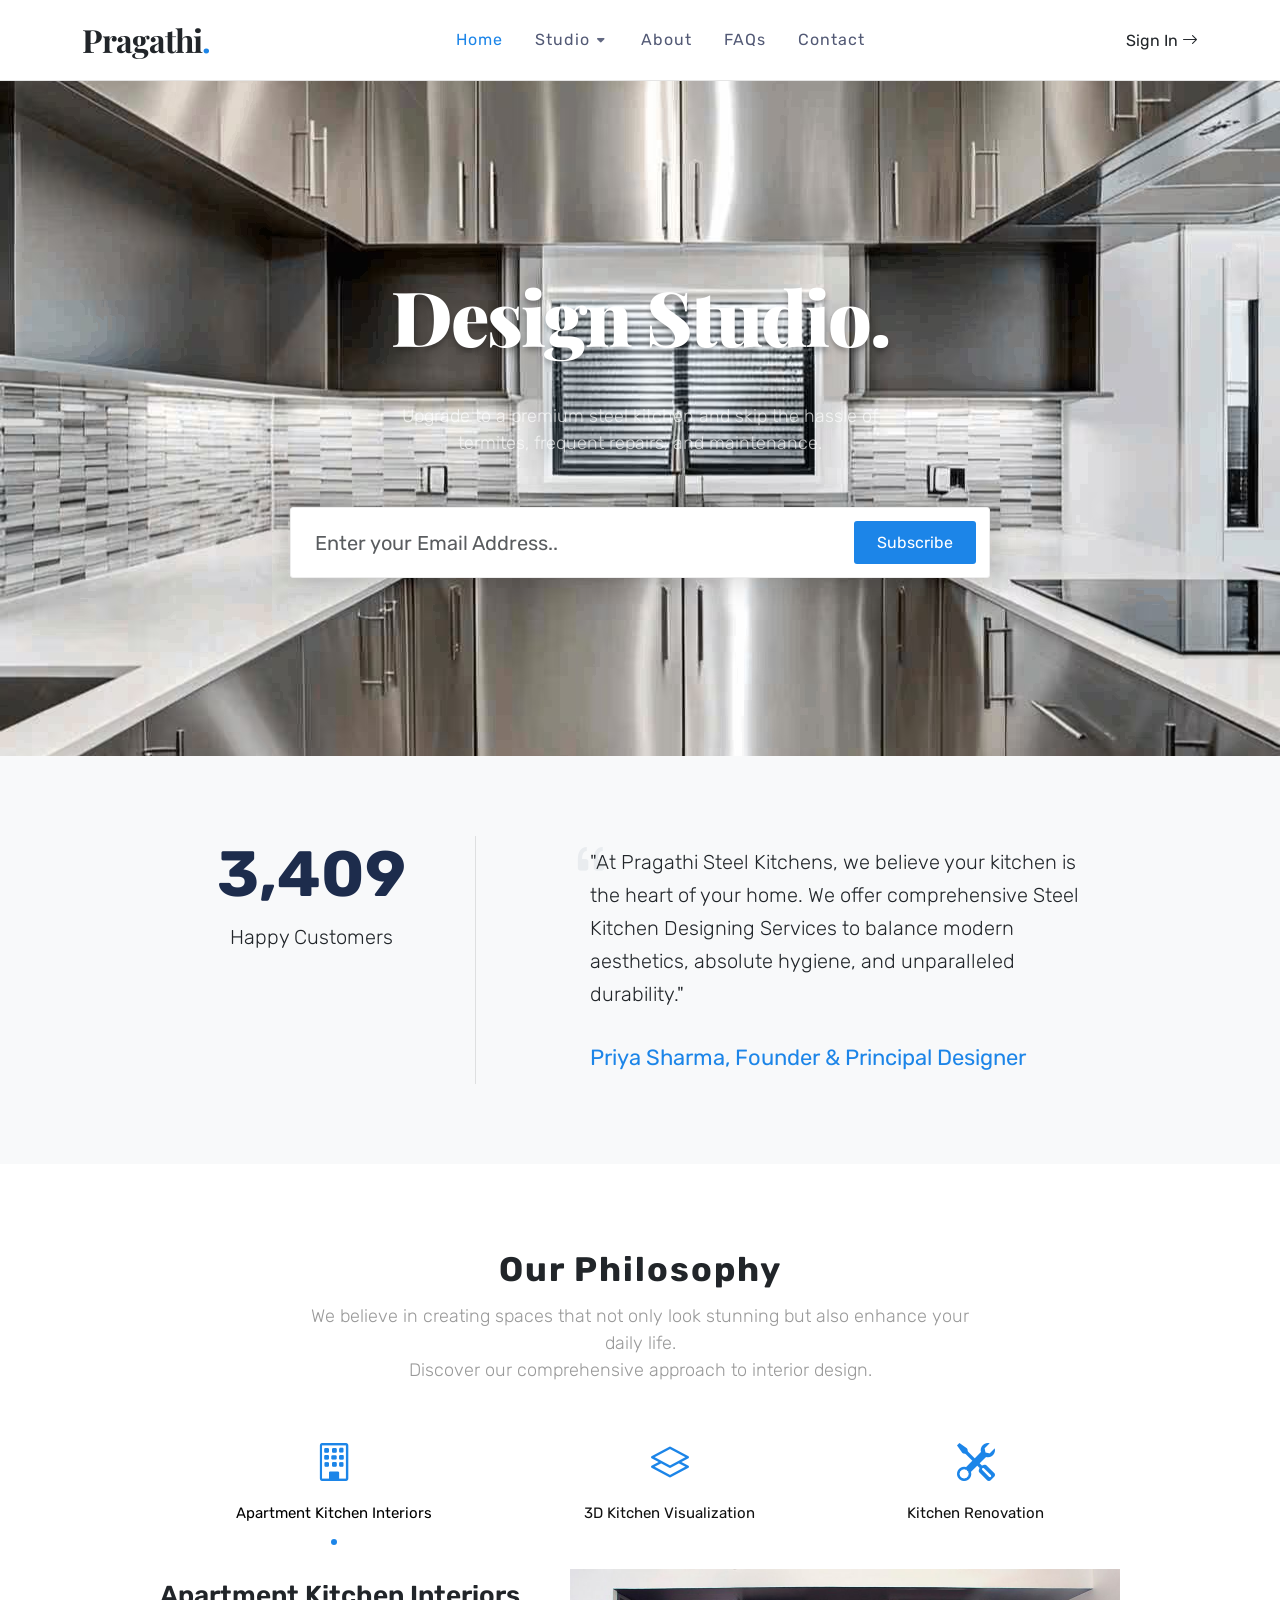
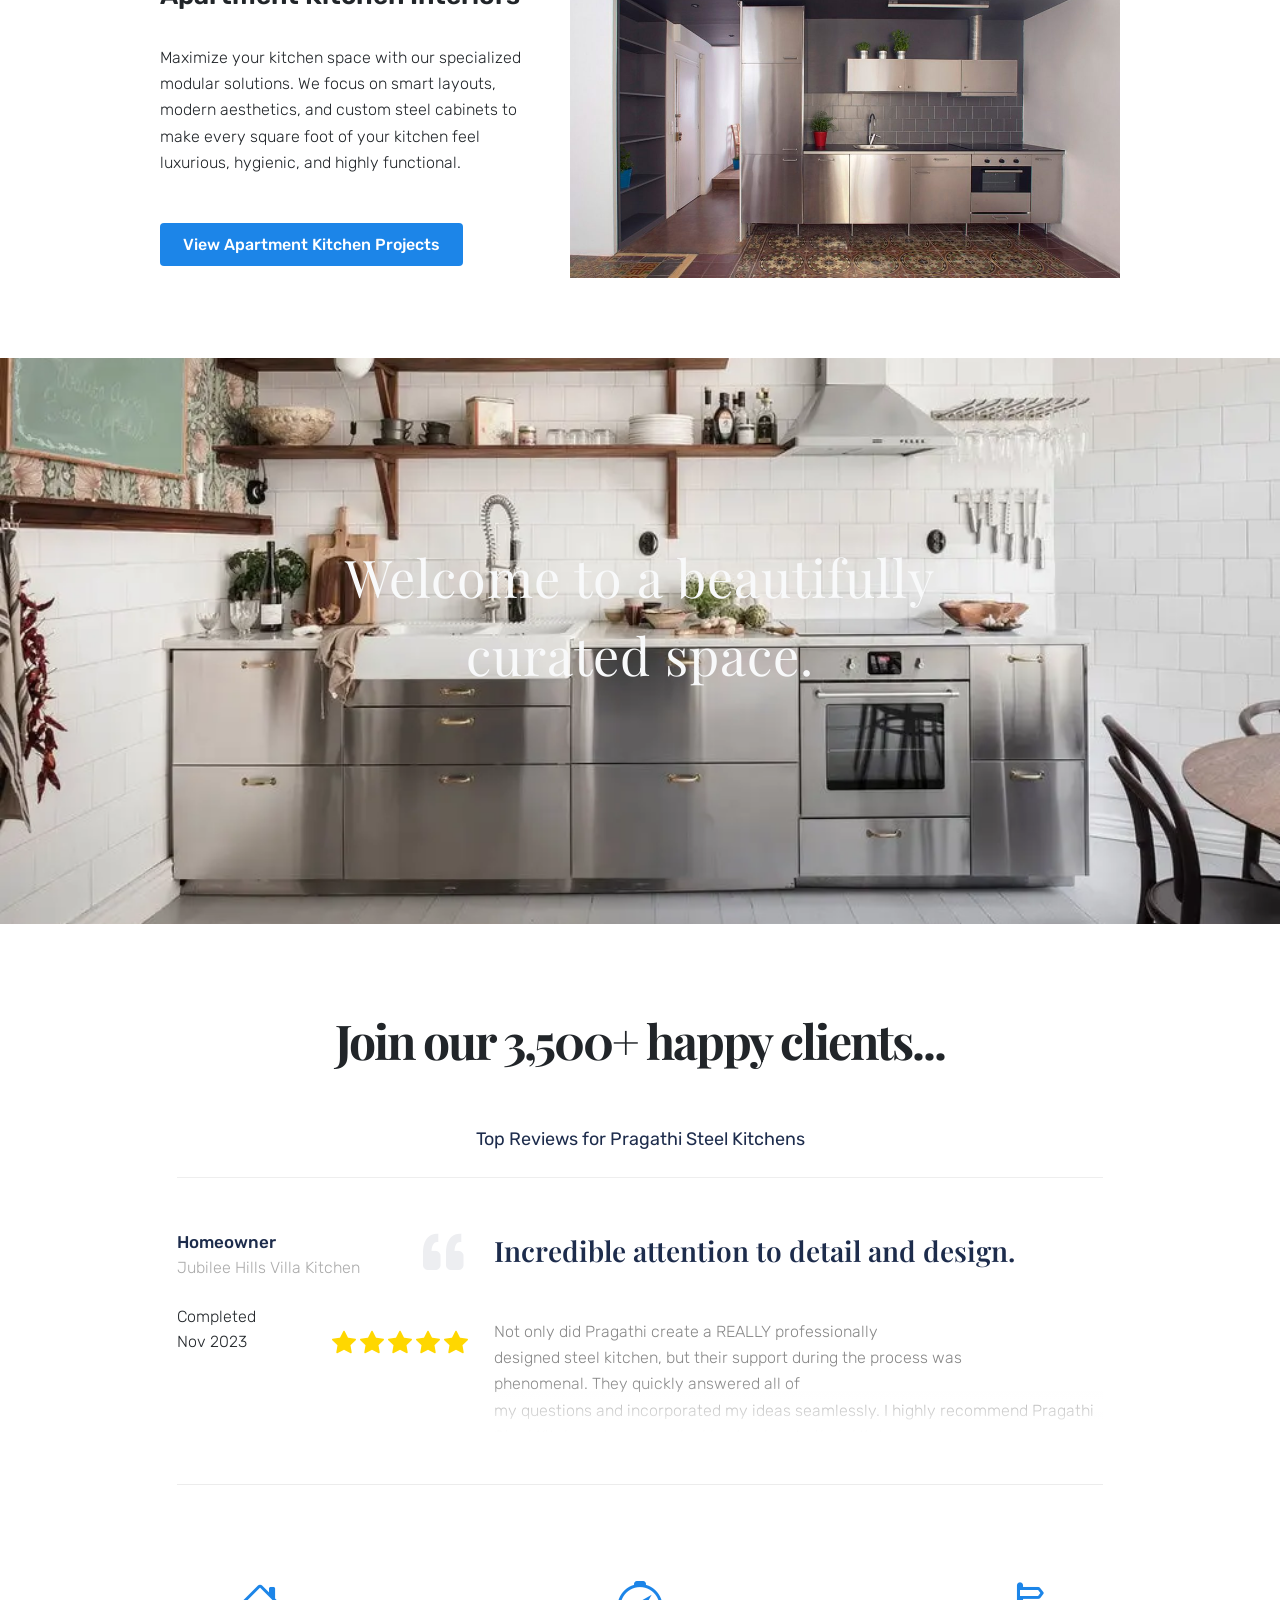
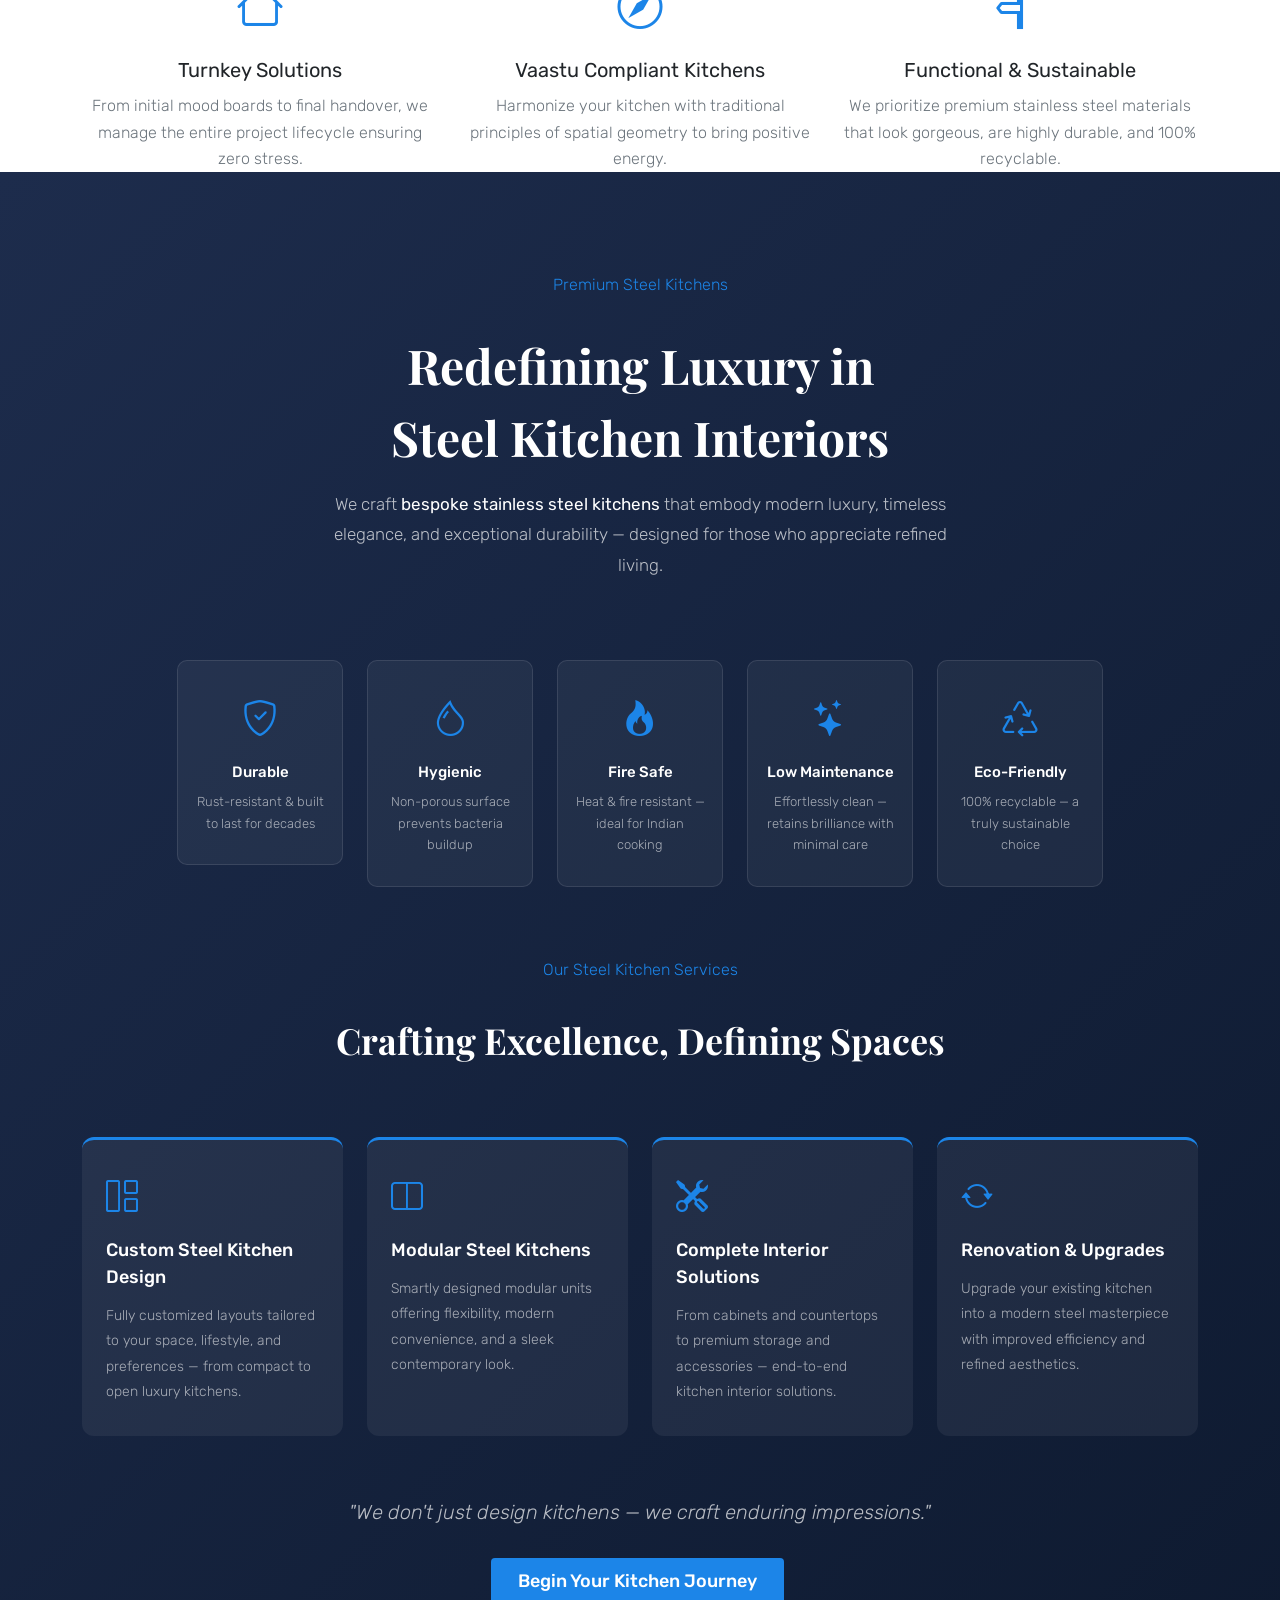
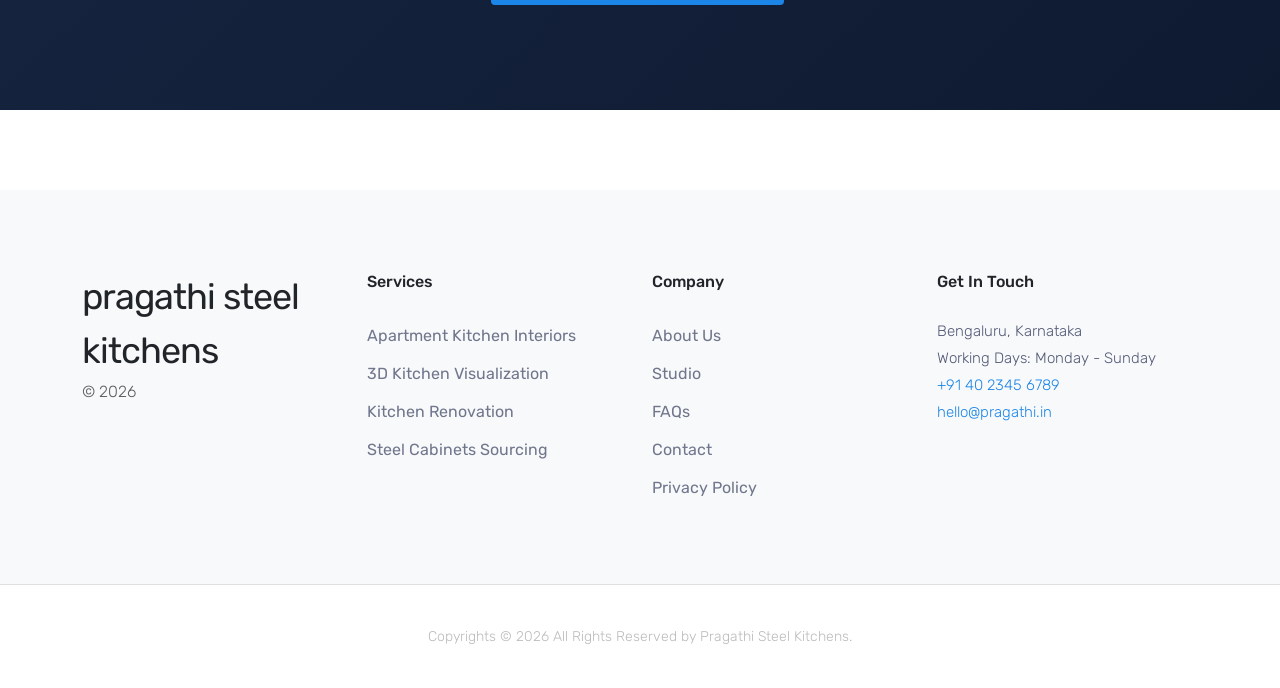
<file: index.html>
<!doctype html>
<html dir="ltr" lang="en-US">
  <head>
    <meta http-equiv="content-type" content="text/html; charset=utf-8" />
    <meta http-equiv="x-ua-compatible" content="IE=edge" />
    <meta name="author" content="SemiColonWeb" />
    <meta
      content="Create powerful and elegant websites for Pragathi Steel Kitchens, the ultimate solution for durable, luxurious modular steel kitchens."
    />

    <!-- Font Imports -->
    <link rel="preconnect" href="https://fonts.googleapis.com" />
    <link rel="preconnect" href="https://fonts.gstatic.com" crossorigin />
    <link
      href="https://fonts.googleapis.com/css2?family=Rubik:wght@300;400;500;700&family=Playfair+Display:ital,wght@0,700;0,900;1,700&display=swap"
      rel="stylesheet"
    />

    <!-- Core Style -->
    <link rel="stylesheet" href="style.css" />

    <!-- Font Icons -->
    <link rel="stylesheet" href="css/font-icons.css" />

    <!-- Niche Demos -->
    <link rel="stylesheet" href="assets/interior-design/interior-design.css" />

    <!-- Custom CSS -->
    <link rel="stylesheet" href="css/custom.css" />
    <meta name="viewport" content="width=device-width, initial-scale=1" />

    <title>Home | Pragathi Steel Kitchens</title>
  </head>

  <body class="stretched side-push-panel">
    <div id="side-panel">
      <div id="side-panel-trigger-close" class="side-panel-trigger">
        <a href="#"><i class="bi-x-lg"></i></a>
      </div>

      <div class="side-panel-wrap">
        <div class="widget">
          <h4 class="fw-normal">Login with Social</h4>

          <a
            href="#"
            class="button button-rounded fw-normal w-100 text-center ms-0 bg-facebook"
            >Facebook</a
          >
          <a
            href="#"
            class="button button-rounded fw-normal w-100 text-center ms-0 bg-google"
            >Google</a
          >

          <div class="line line-sm"></div>

          <form
            id="login-form"
            name="login-form"
            class="row mb-0"
            action="#"
            method="post"
          >
            <div class="col-12 form-group">
              <label for="login-form-username" class="fw-normal"
                >Username:</label
              >
              <input
                type="text"
                id="login-form-username"
                name="login-form-username"
                value=""
                class="form-control"
              />
            </div>

            <div class="col-12 form-group">
              <label for="login-form-password" class="fw-normal"
                >Password:</label
              >
              <input
                type="password"
                id="login-form-password"
                name="login-form-password"
                value=""
                class="form-control"
              />
            </div>

            <div class="col-12 form-group mb-0">
              <div class="d-flex justify-content-between">
                <button
                  class="button button-rounded fw-normal m-0"
                  id="login-form-submit"
                  name="login-form-submit"
                  value="login"
                >
                  Login
                </button>
                <a href="#" class="text-muted">Forgot Password?</a>
              </div>
            </div>
          </form>
        </div>
      </div>
    </div>

    <!-- Document Wrapper
	============================================= -->
    <div id="wrapper">
      <!-- Header
		============================================= -->
      <header id="header" class="header-size-md" data-sticky-shrink="false">
        <div id="header-wrap">
          <div class="container">
            <div class="header-row justify-content-between">
              <!-- Logo
						============================================= -->
              <div id="logo" class="me-lg-0">
                <a href="index.html" class="text-dark font-secondary fw-bold" style="font-size: 32px; letter-spacing: -1px; text-decoration: none;">
                  Pragathi<span style="color: #1c85e8;">.</span>
                </a>
              </div>
              <!-- #logo end -->

              <div class="header-misc">
                <!-- Top Search
							============================================= -->
                <div class="side-panel-trigger">
                  <a href="login.html" class="d-block d-lg-none text-dark"><i class="bi-box-arrow-in-right"></i></a>
                  <a href="login.html" class="d-none d-lg-block text-dark">Sign In <i class="bi-arrow-right"></i></a>
                </div>
                <!-- #top-search end -->
              </div>

              <div class="primary-menu-trigger">
                <button
                  class="cnvs-hamburger"
                  type="button"
                  title="Open Mobile Menu"
                >
                  <span class="cnvs-hamburger-box"
                    ><span class="cnvs-hamburger-inner"></span
                  ></span>
                </button>
              </div>

              <!-- Primary Navigation
						============================================= -->
              <nav class="primary-menu with-arrows">
                <ul class="menu-container">
                  <li class="menu-item current">
                    <a class="menu-link" href="index.html"><div>Home</div></a>
                  </li>
                  <li class="menu-item">
                    <a class="menu-link" href="studio.html"><div>Studio</div></a>
                    <ul class="sub-menu-container">
                      <li class="menu-item"><a class="menu-link" href="project-detail.html?project=smallapartments"><div>Small Apartment Kitchens</div></a></li>
                      <li class="menu-item"><a class="menu-link" href="project-detail.html?project=mediumhomes"><div>Medium Kitchen Layouts</div></a></li>
                      <li class="menu-item"><a class="menu-link" href="project-detail.html?project=luxuryvillas"><div>Luxury Steel Kitchens</div></a></li>
                      <li class="menu-item"><a class="menu-link" href="project-detail.html?project=steelspecial"><div>Steel Kitchen Special</div></a></li>
                      <li class="menu-item"><a class="menu-link" href="project-detail.html?project=smartkitchen"><div>Smart Kitchen</div></a></li>
                      <li class="menu-item"><a class="menu-link" href="project-detail.html?project=colortrends"><div>Color Trends</div></a></li>
                    </ul>
                  </li>
                  <li class="menu-item">
                    <a class="menu-link" href="about.html"><div>About</div></a>
                  </li>
                  <li class="menu-item">
                    <a class="menu-link" href="faqs.html"><div>FAQs</div></a>
                  </li>
                  <li class="menu-item">
                    <a class="menu-link" href="contact.html"><div>Contact</div></a>
                  </li>
                </ul>
              </nav>
              <!-- #primary-menu end -->
            </div>
          </div>
        </div>
        <div class="header-wrap-clone"></div>
      </header>
      <!-- #header end -->

      <!-- Slider
		============================================= -->
      <section
        class="slider-element min-vh-75"
        style="
          background: url(&quot;assets/interior-design/images/u_shape_kichen_1.avif&quot;)
            center center no-repeat;
          background-size: cover;
        "
      >
        <div class="slider-inner">
          <div class="vertical-middle">
            <div class="container">
              <div class="text-center mx-auto" style="max-width: 700px">
                <div class="emphasis-title">
                  <h1
                    class="font-secondary text-white"
                    style="
                      font-size: 76px;
                      font-weight: 900;
                      text-shadow:
                        0 7px 10px rgba(0, 0, 0, 0.07),
                        0 4px 4px rgba(0, 0, 0, 0.2);
                    "
                  >
                    Design Studio.
                  </h1>
                  <p
                    style="
                      font-weight: 300;
                      opacity: 0.7;
                      color: #fff;
                      text-shadow: 0 -4px 20px rgba(0, 0, 0, 0.25);
                    "
                  >
                    Upgrade to a premium steel kitchen and skip the hassle of <br />termites,
                    frequent repairs, and maintenance.
                  </p>
                </div>
                <div class="subscribe-widget" data-loader="button">
                  <div class="widget-subscribe-form-result"></div>
                  <form
                    id="widget-subscribe-form"
                    action="include/subscribe.php"
                    method="post"
                    class="mb-0"
                    data-animate="fadeInUp"
                  >
                    <div class="input-group mx-auto">
                      <input
                        type="email"
                        id="widget-subscribe-form-email"
                        name="widget-subscribe-form-email"
                        class="form-control form-control-lg not-dark required email"
                        placeholder="Enter your Email Address.."
                        style="border: 0; box-shadow: none; overflow: hidden"
                      />
                      <button
                        href="#"
                        class="button fw-normal"
                        type="submit"
                        style="border-radius: 3px"
                      >
                        Subscribe
                      </button>
                    </div>
                  </form>
                </div>
              </div>
            </div>
          </div>
        </div>
      </section>

      <!-- Content
		============================================= -->
      <section id="content">
        <div class="content-wrap pt-0">
          <div class="section mt-0" style="padding: 80px 0">
            <div class="container">
              <div class="mx-auto" style="max-width: 960px">
                <div class="row">
                  <div class="col-12 col-md-4 text-center customers-count">
                    <div class="counter text-center counter-large font-primary">
                      <span
                        data-from="100"
                        data-to="3583"
                        data-refresh-interval="100"
                        data-speed="2000"
                        data-comma="true"
                      ></span>
                    </div>
                    <p>Happy Customers</p>
                  </div>
                  <div class="col-12 col-md-7 offset-md-1">
                    <blockquote class="quote mb-0">
                      <p>
                        "At Pragathi Steel Kitchens, we believe your kitchen is the heart of your home. We offer comprehensive Steel Kitchen Designing Services to balance modern aesthetics, absolute hygiene, and unparalleled durability."
                      </p>
                      <footer class="color">Priya Sharma, Founder &amp; Principal Designer</footer>
                    </blockquote>
                  </div>
                </div>
              </div>
            </div>
          </div>

          <div class="container mt-6 mb-6">
            <div class="mx-auto" style="max-width: 960px">
              <div class="heading-block text-center border-bottom-0">
                <h2 class="ls-2 fw-bold">Our Philosophy</h2>
                <span
                  >We believe in creating spaces that not only look stunning but also enhance your daily life.<br />Discover our comprehensive approach to interior design.</span
                >
              </div>
              <ul
                class="nav nav-tabs nav-fill mb-4"
                id="demo-interior-tab"
                role="tablist"
              >
                <!-- <li class="nav-item" role="presentation">
                  <button
                    class="nav-link active"
                    id="Pragathi-tab-1"
                    data-bs-toggle="pill"
                    data-bs-target="#tab-1"
                    type="button"
                    role="tab"
                    aria-controls="Pragathi-home"
                    aria-selected="true"
                  >
                    <i class="bi-house-heart"></i>Residential
                  </button>
                </li> -->
                <li class="nav-item" role="presentation">
                  <button
                    class="nav-link active"
                    id="Pragathi-tab-2"
                    data-bs-toggle="pill"
                    data-bs-target="#tab-2"
                    type="button"
                    role="tab"
                    aria-controls="Pragathi-profile"
                    aria-selected="true"
                  >
                    <i class="bi-building"></i>Apartment Kitchen Interiors
                  </button>
                </li>
                <li class="nav-item" role="presentation">
                  <button
                    class="nav-link"
                    id="Pragathi-tab-3"
                    data-bs-toggle="pill"
                    data-bs-target="#tab-3"
                    type="button"
                    role="tab"
                    aria-controls="Pragathi-contact"
                    aria-selected="false"
                  >
                    <i class="bi-layers"></i>3D Kitchen Visualization
                  </button>
                </li>
                <li class="nav-item" role="presentation">
                  <button
                    class="nav-link"
                    id="Pragathi-tab-4"
                    data-bs-toggle="pill"
                    data-bs-target="#tab-4"
                    type="button"
                    role="tab"
                    aria-controls="Pragathi-about"
                    aria-selected="false"
                  >
                    <i class="bi-tools"></i>Kitchen Renovation
                  </button>
                </li>
              </ul>

              <div class="tab-content">
                <!-- <div
                  class="tab-pane show active"
                  role="tabpanel"
                  aria-labelledby="tab-1-justify-tab"
                  tabindex="0"
                  id="tab-1"
                >
                  <div class="row col-mb-30 align-items-center">
                    <div class="col-md-7">
                      <img
                        src="assets/interior-design/images/new-story-1.webp"
                        alt="story-image"
                      />
                    </div>
                    <div class="col-md-5">
                      <h3>Residential Interior Design</h3>
                      <p>
                        Transform your home into a personalized haven. From conceptualization and space planning to furniture selection and final styling, we handle every detail to bring your dream home to life seamlessly. We focus on balancing aesthetics and comfort.
                      </p>
                      <a href="studio.html" class="button ms-0 button-rounded bg-color"
                        >Explore Residential Projects</a
                      >
                    </div>
                  </div>
                </div> -->
                <div
                  class="tab-pane show active"
                  role="tabpanel"
                  aria-labelledby="tab-2-justify-tab"
                  tabindex="0"
                  id="tab-2"
                >
                  <div
                    class="row col-mb-30 flex-row-reverse align-items-center"
                  >
                    <div class="col-md-7">
                      <img
                        src="assets/interior-design/images/small_kichen_3.jpg"
                        alt="contemporary-kitchen"
                      />
                    </div>
                    <div class="col-md-5">
                      <h3>Apartment Kitchen Interiors</h3>
                      <p>
                        Maximize your kitchen space with our specialized modular solutions. We focus on smart layouts, modern aesthetics, and custom steel cabinets to make every square foot of your kitchen feel luxurious, hygienic, and highly functional.
                      </p>
                      <a href="studio.html" class="button ms-0 mt-3 button-rounded bg-color"
                        >View Apartment Kitchen Projects</a
                      >
                    </div>
                  </div>
                </div>
                <div
                  class="tab-pane"
                  role="tabpanel"
                  aria-labelledby="tab-3-justify-tab"
                  tabindex="0"
                  id="tab-3"
                >
                  <div class="row col-mb-30 align-items-center">
                    <div class="col-md-7">
                      <img
                        src="assets/interior-design/images/3d-kitchen-image.jpg"
                        alt="3d-kitchen-sketch"
                      />
                    </div>
                    <div class="col-md-5">
                      <h3>3D Kitchen Visualization</h3>
                      <p>
                        Visualize your steel kitchen before bringing it to life. Our photorealistic 3D rendering and detailed spatial planning ensure we maximize every inch of your layout for optimal flow, functionality, and storage.
                      </p>
                      <a href="about.html" class="button ms-0 button-rounded bg-color"
                        >Learn About Our Process</a
                      >
                    </div>
                  </div>
                </div>
                <div
                  class="tab-pane"
                  role="tabpanel"
                  aria-labelledby="tab-4-justify-tab"
                  tabindex="0"
                  id="tab-4"
                >
                  <div
                    class="row col-mb-30 flex-row-reverse align-items-center"
                  >
                    <div class="col-md-7">
                      <img
                        src="assets/interior-design/images/Renovation_Kitchen1.webp"
                        alt="steel-kitchen"
                      />
                    </div>
                    <div class="col-md-5">
                      <h3>Complete Kitchen Renovation</h3>
                      <p>
                        Looking to breathe new life into an outdated kitchen? Our renovation experts manage layout changes, material procurement, and complete overhauls to replace your old kitchen with a modern steel masterpiece.
                      </p>
                      <a href="contact.html" class="button ms-0 button-rounded bg-color"
                        >Discuss Your Renovation</a
                      >
                    </div>
                  </div>
                </div>
              </div>
            </div>
          </div>

          <div
            class="section mb-6 dark"
            style="
              background: url(&quot;assets/interior-design/images/small_kichen_2.webp&quot;)
                center 80%;
              background-size: cover;
              padding: 180px 0;
            "
          >
            <div class="container">
              <div
                class="emphasis-title mx-auto text-center"
                style="max-width: 700px"
              >
                <h2 class="font-secondary ls-1" style="font-size: 52px">
                  Welcome to a beautifully curated space.
                </h2>
              </div>
            </div>
          </div>

          <div class="container">
            <div
              class="emphasis-title text-center mx-auto"
              style="max-width: 800px"
            >
              <h2 class="font-secondary text-transform-none fw-bold">
                Join our 3,500+ happy clients...
              </h2>
            </div>

            <div class="row mb-5">
              <div class="col-lg-10 offset-lg-1 col-12">
                <div class="review-row text-center">
                  <h6>Top Reviews for Pragathi Steel Kitchens</h6>
                </div>
              </div>

              <div class="clear"></div>

              <div class="col-12 reviews-lists">
                <div
                  id="oc-team"
                  class="owl-carousel team-carousel mb-5 carousel-widget"
                  data-margin="0"
                  data-pagi="false"
                  data-items="1"
                  data-loop="true"
                  data-animate-in="fadeIn"
                  data-animate-out="fadeOut"
                  data-autoplay="5000"
                >
                  <div class="oc-item">
                    <div class="row">
                      <div class="col-lg-10 offset-lg-1 col-12">
                        <div class="review">
                          <div class="row">
                            <div class="col-12 col-md-4">
                              <div class="review-company">Homeowner</div>
                              <div class="review-id">Jubilee Hills Villa Kitchen</div>
                              <div class="d-flex justify-content-between mt-4">
                                <div class="review-date">
                                  Completed<br />
                                  Nov 2023
                                </div>
                                <div class="rating-stars">
                                  <i class="bi-star-fill"></i
                                  ><i class="bi-star-fill"></i
                                  ><i class="bi-star-fill"></i
                                  ><i class="bi-star-fill"></i
                                  ><i class="bi-star-fill"></i>
                                </div>
                              </div>
                            </div>
                            <div class="col-12 col-md-8">
                              <div class="review-title">
                                <h3>Incredible attention to detail and design.</h3>
                              </div>
                              <div class="review-content">
                                <p>
                                  Not only did Pragathi create a REALLY professionally
                                  designed steel kitchen, but their support during the process was
                                  phenomenal. They quickly answered all of
                                  my questions and incorporated my ideas seamlessly. I highly recommend Pragathi
                                  Steel Kitchens to anyone looking to elevate their kitchen.
                                  The entire team is super professional, on time, and
                                  most importantly, they care about their clients' vision. 100 BIG STARS!
                                </p>
                              </div>
                            </div>
                          </div>
                        </div>
                      </div>
                    </div>
                  </div>

                  <div class="oc-item">
                    <div class="row">
                      <div class="col-lg-10 offset-lg-1 col-12">
                        <div class="review">
                          <div class="row">
                            <div class="col-12 col-md-4">
                              <div class="review-company">Tech Startup CEO</div>
                              <div class="review-id">Hitec City Office</div>
                              <div class="d-flex justify-content-between mt-4">
                                <div class="review-date">
                                  Completed<br />
                                  Jan 2024
                                </div>
                                <div class="rating-stars">
                                  <i class="bi-star-fill"></i
                                  ><i class="bi-star-fill"></i
                                  ><i class="bi-star-fill"></i
                                  ><i class="bi-star-fill"></i
                                  ><i class="bi-star-fill"></i>
                                </div>
                              </div>
                            </div>
                            <div class="col-12 col-md-8">
                              <div class="review-title">
                                <h3>Modern aesthetic &amp; functional workspace.</h3>
                              </div>
                              <div class="review-content">
                                <p>
                                  Excellent work transforming our bare office space into a vibrant, 
                                  collaborative dining and kitchen area. The design completely matches our brand 
                                  identity. Awesome team. Using them for our second 
                                  branch cafeteria at the moment and they keep on
                                  delivering! Thanks Pragathi! Wow, very inspiring design and excellent layout.
                                </p>
                              </div>
                            </div>
                          </div>
                        </div>
                      </div>
                    </div>
                  </div>

                  <div class="oc-item">
                    <div class="row">
                      <div class="col-lg-10 offset-lg-1 col-12">
                        <div class="review">
                          <div class="row">
                            <div class="col-12 col-md-4">
                              <div class="review-company">Restaurant Owner</div>
                              <div class="review-id">Banjara Hills Bistro Kitchen</div>
                              <div class="d-flex justify-content-between mt-4">
                                <div class="review-date">
                                  Completed<br />
                                  Aug 2023
                                </div>
                                <div class="rating-stars">
                                  <i class="bi-star-fill"></i
                                  ><i class="bi-star-fill"></i
                                  ><i class="bi-star-fill"></i
                                  ><i class="bi-star-fill"></i
                                  ><i class="bi-star-fill"></i>
                                </div>
                              </div>
                            </div>
                            <div class="col-12 col-md-8">
                              <div class="review-title">
                                <h3>The atmosphere they created is wonderful.</h3>
                              </div>
                              <div class="review-content">
                                <p>
                                  It's amazing how a space can completely dictate the efficiency of a commercial kitchen. 
                                  What I love the most about Pragathi's approach is their 
                                  understanding of flow and hygiene. Everything in our bistro kitchen feels 
                                  durable yet spacious. Having 3D visualization beforehand helped us 
                                  make confident decisions. I find this much more
                                  efficient than working with standard contractors. Really great job!
                                </p>
                              </div>
                            </div>
                          </div>
                        </div>
                      </div>
                    </div>
                  </div>
                </div>
              </div>
            </div>

            <div class="row justify-content-center col-mb-50">
              <div class="col-sm-6 col-lg-4">
                <div class="feature-box fbox-center fbox-plain">
                  <div class="fbox-icon">
                    <i class="bi-house"></i>
                  </div>
                  <div class="fbox-content">
                    <h3
                      class="ls-0 fw-normal text-transform-none"
                      style="font-size: 20px"
                    >
                      Turnkey Solutions
                    </h3>
                    <p style="font-size: 16px">
                      From initial mood boards to final handover, we manage the entire project lifecycle ensuring zero stress.
                    </p>
                  </div>
                </div>
              </div>
              <div class="col-sm-6 col-lg-4">
                <div class="feature-box fbox-center fbox-plain">
                  <div class="fbox-icon">
                    <i class="bi-compass"></i>
                  </div>
                  <div class="fbox-content">
                    <h3
                      class="ls-0 fw-normal text-transform-none"
                      style="font-size: 20px"
                    >
                      Vaastu Compliant Kitchens
                    </h3>
                    <p style="font-size: 16px">
                      Harmonize your kitchen with traditional principles of spatial geometry to bring positive energy.
                    </p>
                  </div>
                </div>
              </div>
              <div class="col-sm-6 col-lg-4">
                <div class="feature-box fbox-center fbox-plain">
                  <div class="fbox-icon">
                    <i class="bi-signpost-split"></i>
                  </div>
                  <div class="fbox-content">
                    <h3
                      class="ls-0 fw-normal text-transform-none"
                      style="font-size: 20px"
                    >
                      Functional & Sustainable
                    </h3>
                    <p style="font-size: 16px">
                      We prioritize premium stainless steel materials that look gorgeous, are highly durable, and 100% recyclable.
                    </p>
                  </div>
                </div>
              </div>
            </div>
          </div>

          <!-- Steel Kitchen Section -->
          <div style="background: linear-gradient(135deg, #1d2c4c 0%, #0e1a30 100%); padding: 100px 0;">
            <div class="container">
              <div class="text-center mb-6">
                <p class="section-label" style="color: #1c85e8;">Premium Steel Kitchens</p>
                <h2 class="font-secondary" style="font-size: 48px; font-weight: 700; color: #fff; margin-bottom: 16px;">
                  Redefining Luxury in<br/>Steel Kitchen Interiors
                </h2>
                <p style="color: rgba(255,255,255,.7); max-width: 640px; margin: 0 auto; font-size: 17px; font-weight: 300; line-height: 1.8;">
                  We craft <strong style="color:#fff;">bespoke stainless steel kitchens</strong> that embody modern luxury, timeless elegance, and exceptional durability — designed for those who appreciate refined living.
                </p>
              </div>

              <!-- Why Steel Kitchens -->
              <div class="row col-mb-30 justify-content-center" style="margin-top: 60px;">
                <div class="col-6 col-md-4 col-lg-2">
                  <div style="text-align:center; padding: 30px 16px; background: rgba(255,255,255,.05); border-radius: 10px; border: 1px solid rgba(255,255,255,.1); transition: all .3s;" onmouseover="this.style.background='rgba(28,133,232,.2)'" onmouseout="this.style.background='rgba(255,255,255,.05)'">
                    <i class="bi-shield-check" style="font-size: 36px; color: #1c85e8; display: block; margin-bottom: 14px;"></i>
                    <h6 style="color: #fff; font-size: 15px; font-weight: 500; margin-bottom: 8px;">Durable</h6>
                    <p style="color: rgba(255,255,255,.6); font-size: 13px; font-weight: 300; margin: 0;">Rust-resistant &amp; built to last for decades</p>
                  </div>
                </div>
                <div class="col-6 col-md-4 col-lg-2">
                  <div style="text-align:center; padding: 30px 16px; background: rgba(255,255,255,.05); border-radius: 10px; border: 1px solid rgba(255,255,255,.1); transition: all .3s;" onmouseover="this.style.background='rgba(28,133,232,.2)'" onmouseout="this.style.background='rgba(255,255,255,.05)'">
                    <i class="bi-droplet" style="font-size: 36px; color: #1c85e8; display: block; margin-bottom: 14px;"></i>
                    <h6 style="color: #fff; font-size: 15px; font-weight: 500; margin-bottom: 8px;">Hygienic</h6>
                    <p style="color: rgba(255,255,255,.6); font-size: 13px; font-weight: 300; margin: 0;">Non-porous surface prevents bacteria buildup</p>
                  </div>
                </div>
                <div class="col-6 col-md-4 col-lg-2">
                  <div style="text-align:center; padding: 30px 16px; background: rgba(255,255,255,.05); border-radius: 10px; border: 1px solid rgba(255,255,255,.1); transition: all .3s;" onmouseover="this.style.background='rgba(28,133,232,.2)'" onmouseout="this.style.background='rgba(255,255,255,.05)'">
                    <i class="bi-fire" style="font-size: 36px; color: #1c85e8; display: block; margin-bottom: 14px;"></i>
                    <h6 style="color: #fff; font-size: 15px; font-weight: 500; margin-bottom: 8px;">Fire Safe</h6>
                    <p style="color: rgba(255,255,255,.6); font-size: 13px; font-weight: 300; margin: 0;">Heat &amp; fire resistant — ideal for Indian cooking</p>
                  </div>
                </div>
                <div class="col-6 col-md-4 col-lg-2">
                  <div style="text-align:center; padding: 30px 16px; background: rgba(255,255,255,.05); border-radius: 10px; border: 1px solid rgba(255,255,255,.1); transition: all .3s;" onmouseover="this.style.background='rgba(28,133,232,.2)'" onmouseout="this.style.background='rgba(255,255,255,.05)'">
                    <i class="bi-stars" style="font-size: 36px; color: #1c85e8; display: block; margin-bottom: 14px;"></i>
                    <h6 style="color: #fff; font-size: 15px; font-weight: 500; margin-bottom: 8px;">Low Maintenance</h6>
                    <p style="color: rgba(255,255,255,.6); font-size: 13px; font-weight: 300; margin: 0;">Effortlessly clean — retains brilliance with minimal care</p>
                  </div>
                </div>
                <div class="col-6 col-md-4 col-lg-2">
                  <div style="text-align:center; padding: 30px 16px; background: rgba(255,255,255,.05); border-radius: 10px; border: 1px solid rgba(255,255,255,.1); transition: all .3s;" onmouseover="this.style.background='rgba(28,133,232,.2)'" onmouseout="this.style.background='rgba(255,255,255,.05)'">
                    <i class="bi-recycle" style="font-size: 36px; color: #1c85e8; display: block; margin-bottom: 14px;"></i>
                    <h6 style="color: #fff; font-size: 15px; font-weight: 500; margin-bottom: 8px;">Eco-Friendly</h6>
                    <p style="color: rgba(255,255,255,.6); font-size: 13px; font-weight: 300; margin: 0;">100% recyclable — a truly sustainable choice</p>
                  </div>
                </div>
              </div>

              <!-- Steel Kitchen Services -->
              <div class="row col-mb-30" style="margin-top: 70px;">
                <div class="col-12">
                  <p class="section-label text-center" style="color: #1c85e8;">Our Steel Kitchen Services</p>
                  <h3 class="font-secondary text-center" style="font-size: 36px; font-weight: 700; color: #fff; margin-bottom: 40px;">Crafting Excellence, Defining Spaces</h3>
                </div>
                <div class="col-md-6 col-lg-3">
                  <div style="background: rgba(255,255,255,.06); border-radius: 12px; padding: 32px 24px; border-top: 3px solid #1c85e8; height: 100%;">
                    <i class="bi-grid-1x2" style="font-size: 32px; color: #1c85e8; margin-bottom: 16px; display: block;"></i>
                    <h5 style="color: #fff; font-size: 18px; font-weight: 500; margin-bottom: 12px;">Custom Steel Kitchen Design</h5>
                    <p style="color: rgba(255,255,255,.6); font-size: 14px; font-weight: 300; line-height: 1.8; margin: 0;">Fully customized layouts tailored to your space, lifestyle, and preferences — from compact to open luxury kitchens.</p>
                  </div>
                </div>
                <div class="col-md-6 col-lg-3">
                  <div style="background: rgba(255,255,255,.06); border-radius: 12px; padding: 32px 24px; border-top: 3px solid #1c85e8; height: 100%;">
                    <i class="bi-layout-split" style="font-size: 32px; color: #1c85e8; margin-bottom: 16px; display: block;"></i>
                    <h5 style="color: #fff; font-size: 18px; font-weight: 500; margin-bottom: 12px;">Modular Steel Kitchens</h5>
                    <p style="color: rgba(255,255,255,.6); font-size: 14px; font-weight: 300; line-height: 1.8; margin: 0;">Smartly designed modular units offering flexibility, modern convenience, and a sleek contemporary look.</p>
                  </div>
                </div>
                <div class="col-md-6 col-lg-3">
                  <div style="background: rgba(255,255,255,.06); border-radius: 12px; padding: 32px 24px; border-top: 3px solid #1c85e8; height: 100%;">
                    <i class="bi-tools" style="font-size: 32px; color: #1c85e8; margin-bottom: 16px; display: block;"></i>
                    <h5 style="color: #fff; font-size: 18px; font-weight: 500; margin-bottom: 12px;">Complete Interior Solutions</h5>
                    <p style="color: rgba(255,255,255,.6); font-size: 14px; font-weight: 300; line-height: 1.8; margin: 0;">From cabinets and countertops to premium storage and accessories — end-to-end kitchen interior solutions.</p>
                  </div>
                </div>
                <div class="col-md-6 col-lg-3">
                  <div style="background: rgba(255,255,255,.06); border-radius: 12px; padding: 32px 24px; border-top: 3px solid #1c85e8; height: 100%;">
                    <i class="bi-arrow-repeat" style="font-size: 32px; color: #1c85e8; margin-bottom: 16px; display: block;"></i>
                    <h5 style="color: #fff; font-size: 18px; font-weight: 500; margin-bottom: 12px;">Renovation &amp; Upgrades</h5>
                    <p style="color: rgba(255,255,255,.6); font-size: 14px; font-weight: 300; line-height: 1.8; margin: 0;">Upgrade your existing kitchen into a modern steel masterpiece with improved efficiency and refined aesthetics.</p>
                  </div>
                </div>
              </div>

              <!-- CTA -->
              <div class="text-center" style="margin-top: 60px;">
                <p style="color: rgba(255,255,255,.7); font-size: 20px; font-weight: 300; margin-bottom: 24px; font-style: italic;">
                  "We don't just design kitchens — we craft enduring impressions."
                </p>
                <a href="contact.html" class="button button-large button-rounded ms-0" style="background: #1c85e8; color: #fff; font-weight: 500;">Begin Your Kitchen Journey</a>
              </div>
            </div>
          </div>
          <!-- End Steel Kitchen Section -->

        </div>
      </section>
      <!-- #content end -->

      <!-- Footer
		============================================= -->
      <footer id="footer" class="border-0 bg-constrast-100">
        <div class="container">
          <!-- Footer Widgets
				============================================= -->
          <div class="footer-widgets-wrap">
            <div class="row col-mb-50">
              <div class="col-sm-6 col-lg-3">
                <div class="widget">
                  <div
                    class="fw-normal text-lowercase mb-0"
                    style="font-size: 36px; letter-spacing: -1px"
                  >
                    Pragathi Steel Kitchens
                  </div>
                  <p class="text-muted fw-light">&copy; 2026</p>
<!-- 
                  <div class="app-links">
                    <p>Get the app</p>
                    <a href="#" class="link"
                      ><i class="fa-brands fa-android"></i>
                      <span>Download for Android</span></a
                    ><br />
                    <a href="#" class="link"
                      ><i class="fa-brands fa-apple"></i>
                      <span>Download for IOS</span></a
                    ><br />
                  </div> -->
                </div>
              </div>

              <div class="col-sm-6 col-lg-3">
                <div class="widget widget_links widget-li-noicon">
                  <h4>Services</h4>
                  <ul>
                    <!-- <li><a href="#">Residential Design</a></li> -->
                    <li><a href="#">Apartment Kitchen Interiors</a></li>
                    <li><a href="#">3D Kitchen Visualization</a></li>
                    <li><a href="#">Kitchen Renovation</a></li>
                    <li><a href="#">Steel Cabinets Sourcing</a></li>
                  </ul>
                </div>
              </div>

              <div class="col-sm-6 col-lg-3">
                <div class="widget widget_links widget-li-noicon">
                  <h4>Company</h4>
                  <ul>
                    <li><a href="about.html">About Us</a></li>
                    <li><a href="studio.html">Studio</a></li>
                    <li><a href="faqs.html">FAQs</a></li>
                    <li><a href="contact.html">Contact</a></li>
                    <li><a href="#">Privacy Policy</a></li>
                  </ul>
                </div>
              </div>

              <div class="col-sm-6 col-lg-3">
                <div class="widget">
                  <h4>Get In Touch</h4>
                  <address style="font-style:normal; color:#525975; font-size:15px; font-weight:300; line-height:1.8;">
                    Bengaluru, Karnataka<br />
                    Working Days: Monday - Sunday<br />
                    <a href="tel:+914023456789" style="color:#1c85e8;">+91 40 2345 6789</a><br />
                    <a href="mailto:hello@pragathi.in" style="color:#1c85e8;">hello@pragathi.in</a>
                  </address>
                </div>
              </div>
            </div>
          </div>
          <!-- .footer-widgets-wrap end -->
        </div>

        <div class="line m-0"></div>

        <!-- Copyrights
			============================================= -->
        <div id="copyrights" style="background-color: #fff">
          <div class="container">
            <div class="w-100 text-center m-0">
              <span>Copyrights &copy; 2026 All Rights Reserved by Pragathi Steel Kitchens.</span>
            </div>
          </div>
        </div>
        <!-- #copyrights end -->
      </footer>
      <!-- #footer end -->
    </div>
    <!-- #wrapper end -->


    <!-- Go To Top ============================ -->
    <div id="gotoTop" class="uil uil-angle-up rounded-circle"></div>





<!-- AI Chat Widget -->
    <script>
      window.aiChatConfig = {
        siteId: "54716336-d829-4995-90a7-ad7d14a9cd8d",
        channelId: "ef82a360-3d58-43a3-b772-9dacb6b8d60f",
        url: "http://localhost:4000",
      };
    </script>
<script src="http://localhost:4000/widget/widget.js" async></script>
    <!-- JavaScripts ====================== -->
    <script src="js/plugins.min.js"></script>
    <script src="js/functions.bundle.js"></script>
    

  </body>
</html>
</file>
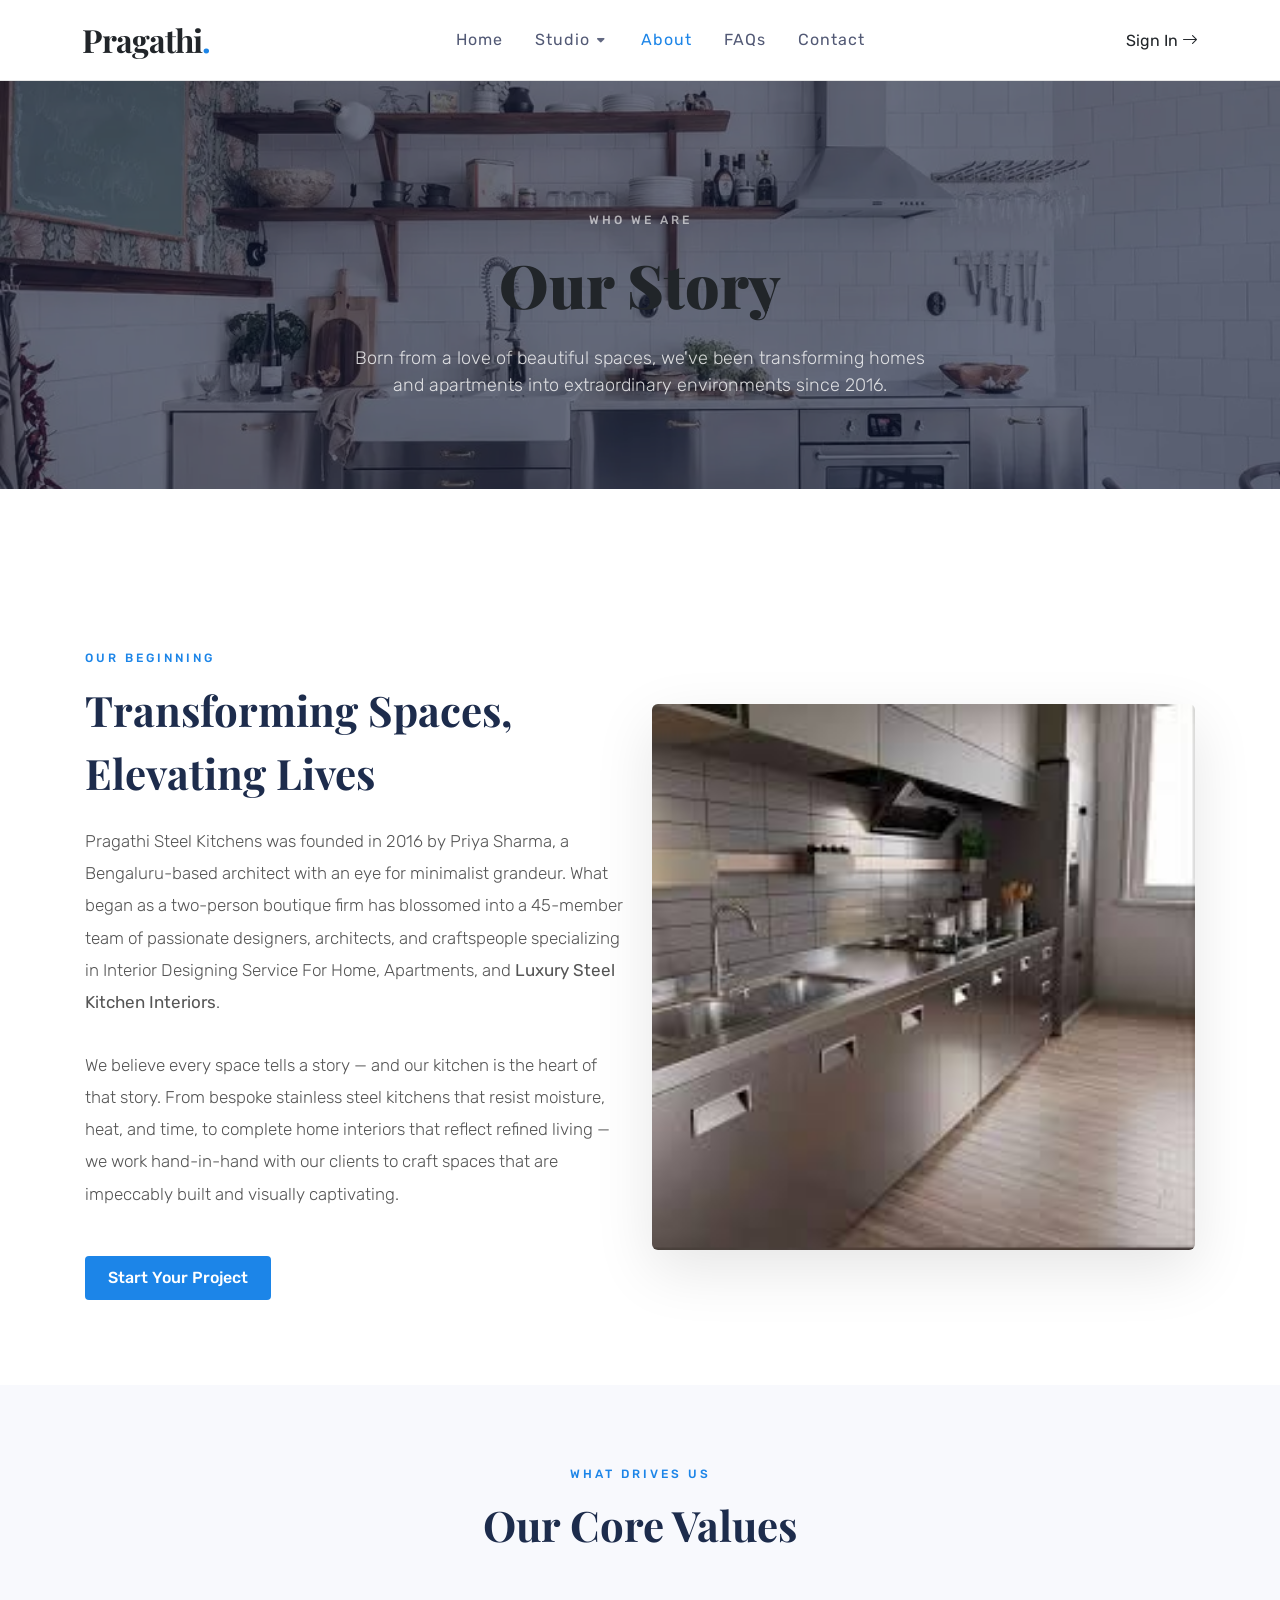
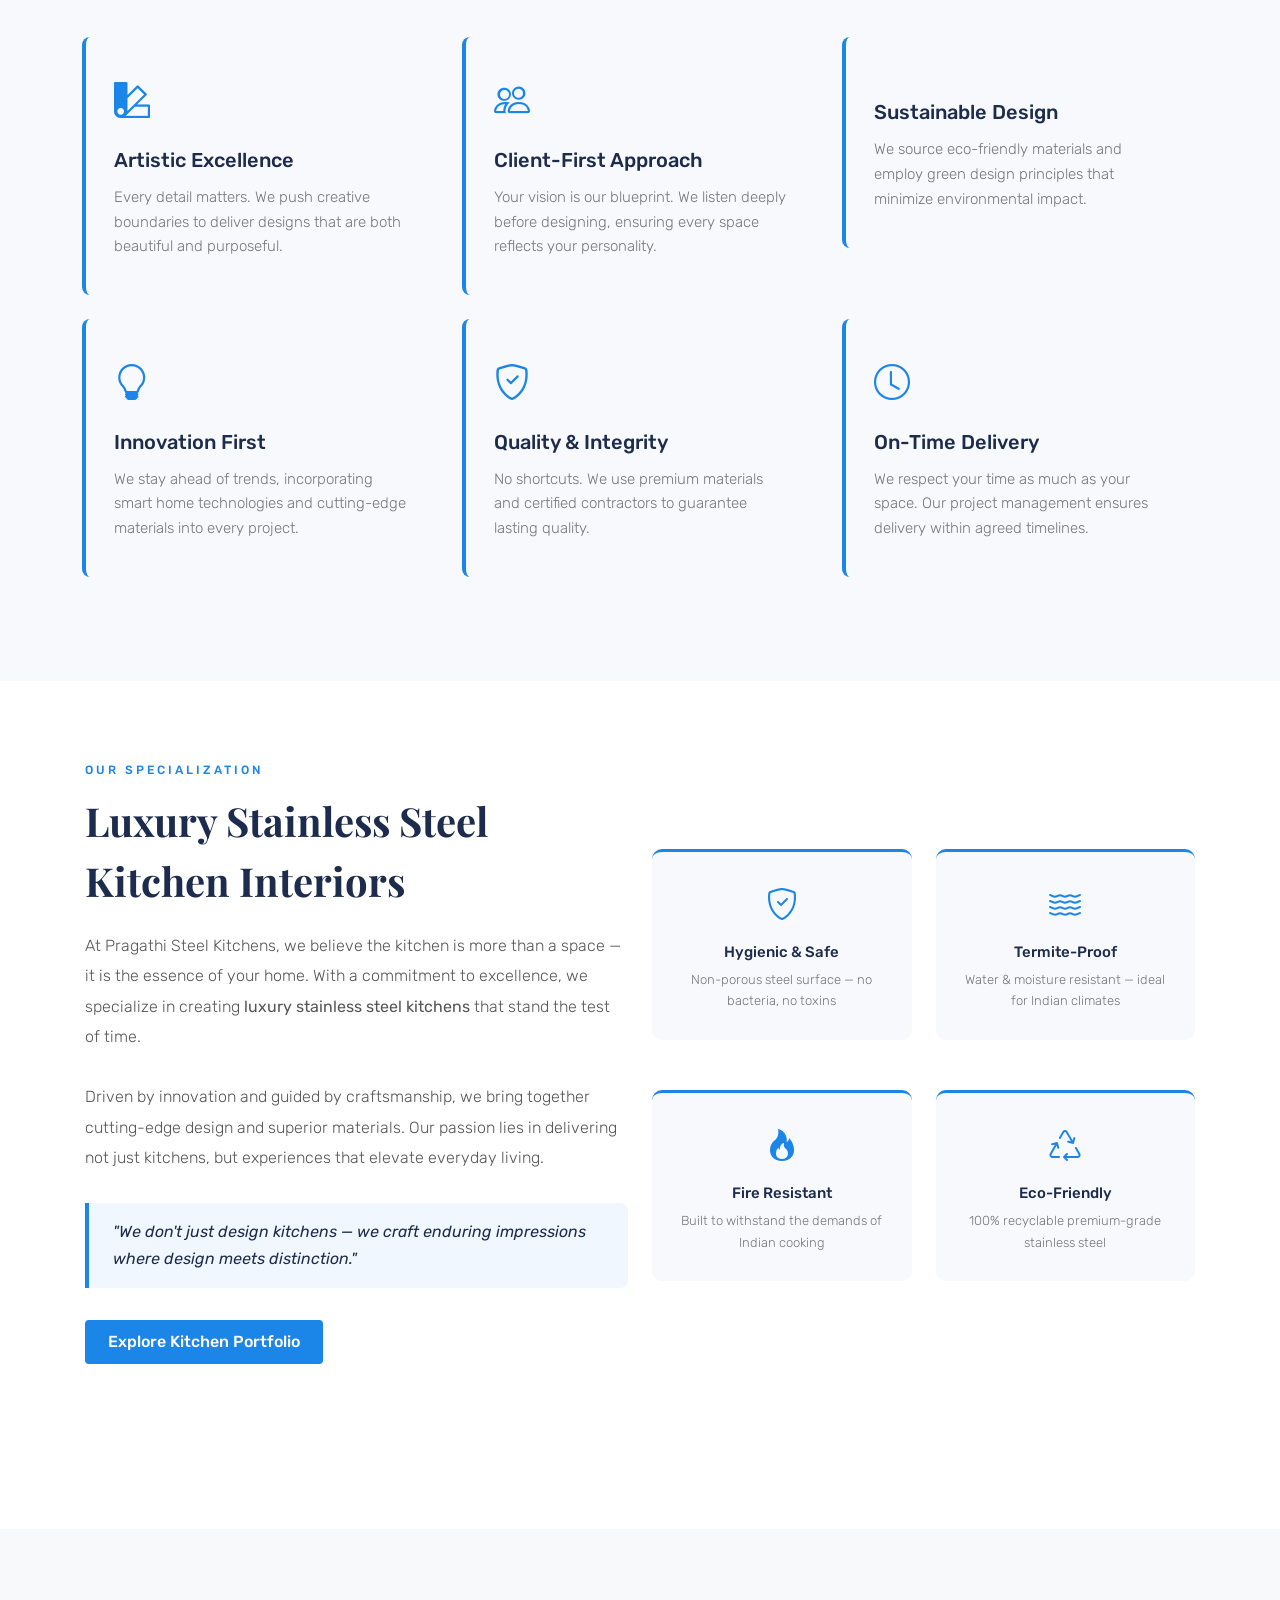
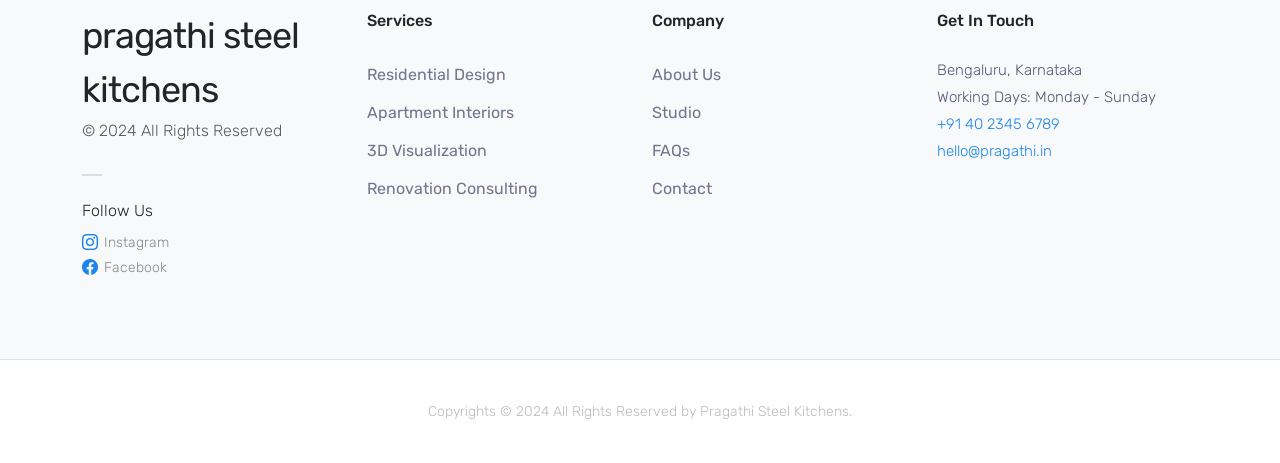
<file: about.html>
<!doctype html>
<html dir="ltr" lang="en-US">
  <head>
    <meta http-equiv="content-type" content="text/html; charset=utf-8" />
    <meta http-equiv="x-ua-compatible" content="IE=edge" />
    <meta name="description" content="Learn about Pragathi Steel Kitchens — our story, our team, and our design philosophy." />
    <link rel="preconnect" href="https://fonts.googleapis.com" />
    <link rel="preconnect" href="https://fonts.gstatic.com" crossorigin />
    <link href="https://fonts.googleapis.com/css2?family=Rubik:wght@300;400;500;700&family=Playfair+Display:ital,wght@0,700;0,900;1,700&display=swap" rel="stylesheet" />
    <link rel="stylesheet" href="style.css" />
    <link rel="stylesheet" href="css/font-icons.css" />
    <link rel="stylesheet" href="assets/interior-design/interior-design.css" />
    <link rel="stylesheet" href="css/custom.css" />
    <meta name="viewport" content="width=device-width, initial-scale=1" />
    <title>About Us | Pragathi Steel Kitchens</title>
    <style>
      .about-hero {
        background: url("assets/interior-design/images/small_kichen_2.webp") center center no-repeat;
        background-size: cover;
        padding: 130px 0 90px;
        position: relative;
      }
      .about-hero::before {
        content: '';
        position: absolute;
        inset: 0;
        background: rgba(10,20,50,0.6);
      }
      .about-hero .container { position: relative; z-index: 2; }
      .team-card {
        text-align: center;
        margin-bottom: 40px;
      }
      .team-img {
        width: 180px;
        height: 180px;
        border-radius: 50%;
        object-fit: cover;
        border: 5px solid #fff;
        box-shadow: 0 8px 32px rgba(28,133,232,.15);
        transition: transform .3s ease, box-shadow .3s ease;
      }
      .team-img:hover {
        transform: translateY(-6px);
        box-shadow: 0 16px 40px rgba(28,133,232,.25);
      }
      .team-name { font-size: 20px; font-weight: 500; color: #1d2c4c; margin: 16px 0 4px; }
      .team-role { font-size: 14px; color: #1c85e8; font-weight: 400; letter-spacing: 1px; text-transform: uppercase; }
      .team-bio { font-size: 14px; color: #777; font-weight: 300; margin-top: 8px; padding: 0 10px; }
      .team-social a { color: #AAA; font-size: 16px; margin: 0 5px; transition: color .3s; }
      .team-social a:hover { color: #1c85e8; }
      .value-card {
        background: #f8f9fd;
        border-radius: 8px;
        padding: 36px 28px;
        margin-bottom: 24px;
        border-left: 4px solid #1c85e8;
        transition: transform .3s ease, box-shadow .3s ease;
      }
      .value-card:hover {
        transform: translateY(-4px);
        box-shadow: 0 12px 35px rgba(28,133,232,.12);
      }
      .value-card i { font-size: 36px; color: #1c85e8; margin-bottom: 16px; }
      .value-card h4 { font-size: 20px; font-weight: 500; color: #1d2c4c; margin-bottom: 10px; }
      .value-card p { color: #777; font-weight: 300; font-size: 15px; margin: 0; }
      .timeline-item {
        display: flex;
        gap: 30px;
        margin-bottom: 40px;
        align-items: flex-start;
      }
      .timeline-year {
        min-width: 70px;
        font-family: 'Playfair Display', serif;
        font-size: 28px;
        font-weight: 700;
        color: #1c85e8;
        line-height: 1;
        padding-top: 4px;
      }
      .timeline-content h5 { color: #1d2c4c; font-size: 18px; font-weight: 500; margin-bottom: 6px; }
      .timeline-content p { color: #777; font-size: 15px; font-weight: 300; margin: 0; }
      .timeline-line {
        border-left: 2px dashed #d0e6f8;
        padding-left: 30px;
      }
      .section-label {
        text-transform: uppercase;
        letter-spacing: 3px;
        font-size: 12px;
        color: #1c85e8;
        font-weight: 500;
        margin-bottom: 10px;
      }
      .award-badge {
        display: flex;
        align-items: center;
        gap: 18px;
        padding: 20px 24px;
        background: #fff;
        border-radius: 8px;
        box-shadow: 0 4px 20px rgba(0,0,0,.07);
        margin-bottom: 16px;
        transition: transform .3s;
      }
      .award-badge:hover { transform: translateX(6px); }
      .award-badge i { font-size: 32px; color: gold; }
      .award-badge h6 { margin: 0 0 3px; font-size: 15px; font-weight: 500; color: #1d2c4c; }
      .award-badge span { font-size: 13px; color: #999; }
    </style>
  </head>

  <body class="stretched side-push-panel">
    <div id="side-panel">
      <div id="side-panel-trigger-close" class="side-panel-trigger">
        <a href="#"><i class="bi-x-lg"></i></a>
      </div>
      <div class="side-panel-wrap">
        <div class="widget">
          <h4 class="fw-normal">Quick Links</h4>
          <ul class="list-unstyled">
            <li><a href="index.html">Home</a></li>
            <li><a href="studio.html">Studio</a></li>
            <li><a href="about.html">About</a></li>
            <li><a href="faqs.html">FAQs</a></li>
            <li><a href="contact.html">Contact</a></li>
          </ul>
        </div>
      </div>
    </div>

    <div id="wrapper">
      <!-- Header -->
      <header id="header" class="header-size-md" data-sticky-shrink="false">
        <div id="header-wrap">
          <div class="container">
            <div class="header-row justify-content-between">
              <div id="logo" class="me-lg-0">
                <a href="index.html" class="text-dark font-secondary fw-bold" style="font-size: 32px; letter-spacing: -1px; text-decoration: none;">
                  Pragathi<span style="color: #1c85e8;">.</span>
                </a>
              </div>
              <div class="header-misc">
                <div class="side-panel-trigger">
                  <a href="login.html" class="d-block d-lg-none text-dark"><i class="bi-box-arrow-in-right"></i></a>
                  <a href="login.html" class="d-none d-lg-block text-dark">Sign In <i class="bi-arrow-right"></i></a>
                </div>
              </div>
              <div class="primary-menu-trigger">
                <button class="cnvs-hamburger" type="button" title="Open Mobile Menu">
                  <span class="cnvs-hamburger-box"><span class="cnvs-hamburger-inner"></span></span>
                </button>
              </div>
              <nav class="primary-menu with-arrows">
                <ul class="menu-container">
                  <li class="menu-item"><a class="menu-link" href="index.html"><div>Home</div></a></li>
                  <li class="menu-item"><a class="menu-link" href="studio.html"><div>Studio</div></a>
                    <ul class="sub-menu-container">
                      <li class="menu-item"><a class="menu-link" href="project-detail.html?project=smallapartments"><div>Small Apartment Kitchens</div></a></li>
                      <li class="menu-item"><a class="menu-link" href="project-detail.html?project=mediumhomes"><div>Medium Kitchen Layouts</div></a></li>
                      <li class="menu-item"><a class="menu-link" href="project-detail.html?project=luxuryvillas"><div>Luxury Steel Kitchens</div></a></li>
                      <li class="menu-item"><a class="menu-link" href="project-detail.html?project=steelspecial"><div>Steel Kitchen Special</div></a></li>
                      <li class="menu-item"><a class="menu-link" href="project-detail.html?project=smartkitchen"><div>Smart Kitchen</div></a></li>
                      <li class="menu-item"><a class="menu-link" href="project-detail.html?project=colortrends"><div>Color Trends</div></a></li>
                    </ul>
                  </li>
                  <li class="menu-item current"><a class="menu-link" href="about.html"><div>About</div></a></li>
                  <li class="menu-item"><a class="menu-link" href="faqs.html"><div>FAQs</div></a></li>
                  <li class="menu-item"><a class="menu-link" href="contact.html"><div>Contact</div></a></li>
                </ul>
              </nav>
            </div>
          </div>
        </div>
        <div class="header-wrap-clone"></div>
      </header>

      <!-- Hero -->
      <section class="about-hero">
        <div class="container text-center text-white">
          <p class="section-label" style="color:rgba(255,255,255,.6)">Who We Are</p>
          <h1 class="font-secondary" style="font-size:60px; font-weight:900; margin-bottom:16px;">Our Story</h1>
          <p style="font-weight:300; opacity:.8; max-width:580px; margin:0 auto; font-size:18px;">
            Born from a love of beautiful spaces, we've been transforming homes and apartments into extraordinary environments since 2016.
          </p>
        </div>
      </section>

      <!-- Content -->
      <section id="content">
        <div class="content-wrap">

          <!-- Our Story -->
          <div class="container" style="padding: 80px 15px;">
            <div class="row align-items-center col-mb-50">
              <div class="col-lg-6">
                <p class="section-label">Our Beginning</p>
                <h2 class="font-secondary" style="font-size:42px; font-weight:700; color:#1d2c4c; margin-bottom:20px;">
                  Transforming Spaces,<br />Elevating Lives
                </h2>
                <p style="font-size:17px; color:#555; font-weight:300; line-height:1.9;">
                  Pragathi Steel Kitchens was founded in 2016 by Priya Sharma, a Bengaluru-based architect with an eye for minimalist grandeur. What began as a two-person boutique firm has blossomed into a 45-member team of passionate designers, architects, and craftspeople specializing in Interior Designing Service For Home, Apartments, and <strong>Luxury Steel Kitchen Interiors</strong>.
                </p>
                <p style="font-size:17px; color:#555; font-weight:300; line-height:1.9;">
                  We believe every space tells a story — and our kitchen is the heart of that story. From bespoke stainless steel kitchens that resist moisture, heat, and time, to complete home interiors that reflect refined living — we work hand-in-hand with our clients to craft spaces that are impeccably built and visually captivating.
                </p>
                <a href="contact.html" class="button ms-0 button-rounded bg-color mt-3">Start Your Project</a>
              </div>
              <div class="col-lg-6">
                <img src="assets/interior-design/images/stright_kichen_2.jpg" alt="Our Story" class="w-100" style="border-radius:6px; box-shadow: 0 20px 60px rgba(0,0,0,.1);" />
              </div>
            </div>
          </div>

          <!-- Our Values -->
          <div style="background:#f8f9fd; padding:80px 0;">
            <div class="container">
              <div class="text-center mb-6">
                <p class="section-label">What Drives Us</p>
                <h2 class="font-secondary" style="font-size:42px; font-weight:700; color:#1d2c4c;">Our Core Values</h2>
              </div>
              <div class="row col-mb-24">
                <div class="col-md-6 col-lg-4">
                  <div class="value-card">
                    <i class="bi-palette2"></i>
                    <h4>Artistic Excellence</h4>
                    <p>Every detail matters. We push creative boundaries to deliver designs that are both beautiful and purposeful.</p>
                  </div>
                </div>
                <div class="col-md-6 col-lg-4">
                  <div class="value-card">
                    <i class="bi-people"></i>
                    <h4>Client-First Approach</h4>
                    <p>Your vision is our blueprint. We listen deeply before designing, ensuring every space reflects your personality.</p>
                  </div>
                </div>
                <div class="col-md-6 col-lg-4">
                  <div class="value-card">
                    <i class="bi-leaf"></i>
                    <h4>Sustainable Design</h4>
                    <p>We source eco-friendly materials and employ green design principles that minimize environmental impact.</p>
                  </div>
                </div>
                <div class="col-md-6 col-lg-4">
                  <div class="value-card">
                    <i class="bi-lightbulb"></i>
                    <h4>Innovation First</h4>
                    <p>We stay ahead of trends, incorporating smart home technologies and cutting-edge materials into every project.</p>
                  </div>
                </div>
                <div class="col-md-6 col-lg-4">
                  <div class="value-card">
                    <i class="bi-shield-check"></i>
                    <h4>Quality & Integrity</h4>
                    <p>No shortcuts. We use premium materials and certified contractors to guarantee lasting quality.</p>
                  </div>
                </div>
                <div class="col-md-6 col-lg-4">
                  <div class="value-card">
                    <i class="bi-clock"></i>
                    <h4>On-Time Delivery</h4>
                    <p>We respect your time as much as your space. Our project management ensures delivery within agreed timelines.</p>
                  </div>
                </div>
              </div>
            </div>
          </div>

          <!-- Team -->
          <!-- <div class="container" style="padding: 80px 15px;">
            <div class="text-center mb-6">
              <p class="section-label">The Talent Behind The Magic</p>
              <h2 class="font-secondary" style="font-size:42px; font-weight:700; color:#1d2c4c;">Meet Our Team</h2>
              <p style="color:#777; max-width:560px; margin:12px auto 0; font-weight:300;">
                A diverse collective of architects, stylists, craftspeople and dreamers united by one goal — extraordinary interiors.
              </p>
            </div>
            <div class="row justify-content-center col-mb-30">
              <div class="col-6 col-md-4 col-lg-3">
                <div class="team-card">
                  <img src="assets/interior-design/images/studios/1.jpg" alt="Priya Sharma" class="team-img" />
                  <div class="team-name">Priya Sharma</div>
                  <div class="team-role">Founder & Principal Designer</div>
                  <p class="team-bio">15 years of experience shaping luxury residential and commercial spaces across India and Southeast Asia.</p>
                  <div class="team-social mt-2">
                    <a href="#"><i class="bi-linkedin"></i></a>
                    <a href="#"><i class="bi-instagram"></i></a>
                  </div>
                </div>
              </div>
              <div class="col-6 col-md-4 col-lg-3">
                <div class="team-card">
                  <img src="assets/interior-design/images/studios/3.jpg" alt="Arjun Mehta" class="team-img" />
                  <div class="team-name">Arjun Mehta</div>
                  <div class="team-role">Senior Architect</div>
                  <p class="team-bio">Specializes in sustainable architecture and Vastu-compliant spatial planning with a modernist aesthetic.</p>
                  <div class="team-social mt-2">
                    <a href="#"><i class="bi-linkedin"></i></a>
                    <a href="#"><i class="bi-twitter-x"></i></a>
                  </div>
                </div>
              </div>
              <div class="col-6 col-md-4 col-lg-3">
                <div class="team-card">
                  <img src="assets/interior-design/images/studios/5.jpg" alt="Kavitha Reddy" class="team-img" />
                  <div class="team-name">Kavitha Reddy</div>
                  <div class="team-role">Interior Stylist</div>
                  <p class="team-bio">Expert in curating bespoke furniture and art collections that transform spaces into personal galleries.</p>
                  <div class="team-social mt-2">
                    <a href="#"><i class="bi-instagram"></i></a>
                    <a href="#"><i class="bi-pinterest"></i></a>
                  </div>
                </div>
              </div>
              <div class="col-6 col-md-4 col-lg-3">
                <div class="team-card">
                  <img src="assets/interior-design/images/studios/7.jpg" alt="Rohan D'Souza" class="team-img" />
                  <div class="team-name">Rohan D'Souza</div>
                  <div class="team-role">3D Visualization Lead</div>
                  <p class="team-bio">Creates photorealistic renders and walkthroughs that help clients see their dream homes before construction begins.</p>
                  <div class="team-social mt-2">
                    <a href="#"><i class="bi-linkedin"></i></a>
                    <a href="#"><i class="bi-behance"></i></a>
                  </div>
                </div>
              </div>
              <div class="col-6 col-md-4 col-lg-3">
                <div class="team-card">
                  <img src="assets/interior-design/images/studios/9.jpg" alt="Sunita Nair" class="team-img" />
                  <div class="team-name">Sunita Nair</div>
                  <div class="team-role">Project Manager</div>
                  <p class="team-bio">Ensures every project runs seamlessly on time and budget, acting as the crucial bridge between design and execution.</p>
                  <div class="team-social mt-2">
                    <a href="#"><i class="bi-linkedin"></i></a>
                  </div>
                </div>
              </div>
              <div class="col-6 col-md-4 col-lg-3">
                <div class="team-card">
                  <img src="assets/interior-design/images/studios/11.jpg" alt="Farrukh Tashkentov" class="team-img" />
                  <div class="team-name">Farrukh Tashkentov</div>
                  <div class="team-role">Lighting Specialist</div>
                  <p class="team-bio">Brings spaces to life through thoughtful and dramatic lighting design, from ambience to architectural highlights.</p>
                  <div class="team-social mt-2">
                    <a href="#"><i class="bi-instagram"></i></a>
                    <a href="#"><i class="bi-linkedin"></i></a>
                  </div>
                </div>
              </div>
            </div>
          </div> -->

          <!-- Timeline -->
          <!-- <div style="background:#1d2c4c; padding:80px 0;">
            <div class="container">
              <div class="row col-mb-50">
                <div class="col-lg-5">
                  <p class="section-label" style="color:#1c85e8;">Our Journey</p>
                  <h2 class="font-secondary" style="font-size:42px; font-weight:700; color:#fff; margin-bottom:20px;">A Decade of Design Excellence</h2>
                  <p style="color:rgba(255,255,255,.6); font-weight:300; font-size:16px; line-height:1.9;">
                    From a small studio in Bengaluru to a multi-award-winning firm with a pan-India presence, here's how we grew.
                  </p>
                </div>
                <div class="col-lg-6 offset-lg-1">
                  <div class="timeline-line">
                    <div class="timeline-item">
                      <div class="timeline-year" style="color:#1c85e8;">2016</div>
                      <div class="timeline-content">
                        <h5 style="color:#fff;">Founded in Bengaluru</h5>
                        <p style="color:rgba(255,255,255,.6);">Priya Sharma opens a small design consultancy with two team members and a bold vision.</p>
                      </div>
                    </div>
                    <div class="timeline-item">
                      <div class="timeline-year" style="color:#1c85e8;">2015</div>
                      <div class="timeline-content">
                        <h5 style="color:#fff;">First National Award</h5>
                        <p style="color:rgba(255,255,255,.6);">Won the ASID Best Residential Design award for the Lakehouse project in Coorg.</p>
                      </div>
                    </div>
                    <div class="timeline-item">
                      <div class="timeline-year" style="color:#1c85e8;">2018</div>
                      <div class="timeline-content">
                        <h5 style="color:#fff;">Expanded to Mumbai & Bangalore</h5>
                        <p style="color:rgba(255,255,255,.6);">Opened regional offices with a growing team of 20 creatives and project managers.</p>
                      </div>
                    </div>
                    <div class="timeline-item">
                      <div class="timeline-year" style="color:#1c85e8;">2021</div>
                      <div class="timeline-content">
                        <h5 style="color:#fff;">International Projects</h5>
                        <p style="color:rgba(255,255,255,.6);">Completed our first international commission — the Minsk Belarus Studio — gaining global recognition.</p>
                      </div>
                    </div>
                    <div class="timeline-item">
                      <div class="timeline-year" style="color:#1c85e8;">2024</div>
                      <div class="timeline-content">
                        <h5 style="color:#fff;">Established & Trusted</h5>
                        <p style="color:rgba(255,255,255,.6);">A milestone year — expanding our Interior Designing Service for homes and cementing our place as industry leaders.</p>
                      </div>
                    </div>
                  </div>
                </div>
              </div>
            </div>
          </div> -->

          <!-- Steel Kitchen Specialization -->
          <div class="container" style="padding: 80px 15px;">
            <div class="row align-items-center col-mb-50">
              <div class="col-lg-6">
                <p class="section-label">Our Specialization</p>
                <h2 class="font-secondary" style="font-size:40px; font-weight:700; color:#1d2c4c; margin-bottom:20px;">
                  Luxury Stainless Steel<br/>Kitchen Interiors
                </h2>
                <p style="font-size:16px; color:#555; font-weight:300; line-height:1.9;">
                  At Pragathi Steel Kitchens, we believe the kitchen is more than a space — it is the essence of your home. With a commitment to excellence, we specialize in creating <strong>luxury stainless steel kitchens</strong> that stand the test of time.
                </p>
                <p style="font-size:16px; color:#555; font-weight:300; line-height:1.9;">
                  Driven by innovation and guided by craftsmanship, we bring together cutting-edge design and superior materials. Our passion lies in delivering not just kitchens, but experiences that elevate everyday living.
                </p>
                <blockquote style="border-left: 4px solid #1c85e8; padding: 16px 24px; background: #f0f7ff; border-radius: 0 8px 8px 0; margin: 24px 0;">
                  <p style="color: #1d2c4c; font-size:16px; font-style:italic; margin:0; font-weight:400;">"We don't just design kitchens — we craft enduring impressions where design meets distinction."</p>
                </blockquote>
                <a href="studio.html" class="button ms-0 button-rounded bg-color mt-2">Explore Kitchen Portfolio</a>
              </div>
              <div class="col-lg-6">
                <div class="row col-mb-20">
                  <div class="col-6">
                    <div style="background:#f8f9fd; border-radius:10px; padding:28px 20px; border-top:3px solid #1c85e8; text-align:center;">
                      <i class="bi-shield-check" style="font-size:32px; color:#1c85e8; margin-bottom:12px; display:block;"></i>
                      <h6 style="color:#1d2c4c; font-size:15px; font-weight:500; margin-bottom:6px;">Hygienic &amp; Safe</h6>
                      <p style="color:#777; font-size:13px; font-weight:300; margin:0;">Non-porous steel surface — no bacteria, no toxins</p>
                    </div>
                  </div>
                  <div class="col-6">
                    <div style="background:#f8f9fd; border-radius:10px; padding:28px 20px; border-top:3px solid #1c85e8; text-align:center;">
                      <i class="bi-water" style="font-size:32px; color:#1c85e8; margin-bottom:12px; display:block;"></i>
                      <h6 style="color:#1d2c4c; font-size:15px; font-weight:500; margin-bottom:6px;">Termite-Proof</h6>
                      <p style="color:#777; font-size:13px; font-weight:300; margin:0;">Water &amp; moisture resistant — ideal for Indian climates</p>
                    </div>
                  </div>
                  <div class="col-6">
                    <div style="background:#f8f9fd; border-radius:10px; padding:28px 20px; border-top:3px solid #1c85e8; text-align:center;">
                      <i class="bi-fire" style="font-size:32px; color:#1c85e8; margin-bottom:12px; display:block;"></i>
                      <h6 style="color:#1d2c4c; font-size:15px; font-weight:500; margin-bottom:6px;">Fire Resistant</h6>
                      <p style="color:#777; font-size:13px; font-weight:300; margin:0;">Built to withstand the demands of Indian cooking</p>
                    </div>
                  </div>
                  <div class="col-6">
                    <div style="background:#f8f9fd; border-radius:10px; padding:28px 20px; border-top:3px solid #1c85e8; text-align:center;">
                      <i class="bi-recycle" style="font-size:32px; color:#1c85e8; margin-bottom:12px; display:block;"></i>
                      <h6 style="color:#1d2c4c; font-size:15px; font-weight:500; margin-bottom:6px;">Eco-Friendly</h6>
                      <p style="color:#777; font-size:13px; font-weight:300; margin:0;">100% recyclable premium-grade stainless steel</p>
                    </div>
                  </div>
                </div>
              </div>
            </div>
          </div>
          <!-- End Steel Kitchen Specialization -->

          <!-- Awards -->
          <!-- <div class="container" style="padding: 80px 15px;">
            <div class="text-center mb-6">
              <p class="section-label">Recognition</p>
              <h2 class="font-secondary" style="font-size:42px; font-weight:700; color:#1d2c4c;">Awards & Accolades</h2>
            </div>
            <div class="row col-mb-20">
              <div class="col-md-6">
                <div class="award-badge"><i class="bi-trophy-fill"></i><div><h6>Best Residential Design 2023</h6><span>Asia Interior Design Awards, Singapore</span></div></div>
                <div class="award-badge"><i class="bi-trophy-fill"></i><div><h6>Sustainable Design Excellence 2022</h6><span>Green Building Council of India</span></div></div>
                <div class="award-badge"><i class="bi-trophy-fill"></i><div><h6>Emerging Studio of the Year 2015</h6><span>ASID India Chapter, New Delhi</span></div></div>
              </div>
              <div class="col-md-6">
                <div class="award-badge"><i class="bi-trophy-fill"></i><div><h6>Luxury Hospitality Design 2021</h6><span>Hospitality Design Awards, Mumbai</span></div></div>
                <div class="award-badge"><i class="bi-trophy-fill"></i><div><h6>Best Commercial Interior 2019</h6><span>Confederation of Indian Industry Design Summit</span></div></div>
                <div class="award-badge"><i class="bi-trophy-fill"></i><div><h6>Innovation in Materials 2020</h6><span>Material World Forum, Bangalore</span></div></div>
              </div>
            </div>
          </div> -->

        </div>
      </section>

      <!-- Footer -->
      <footer id="footer" class="border-0 bg-constrast-100">
        <div class="container">
          <div class="footer-widgets-wrap">
            <div class="row col-mb-50">
              <div class="col-sm-6 col-lg-3">
                <div class="widget">
                  <div class="fw-normal text-lowercase mb-0" style="font-size: 36px; letter-spacing: -1px">Pragathi Steel Kitchens</div>
                  <p class="text-muted fw-light">© 2024 All Rights Reserved</p>
                  <div class="app-links">
                    <p>Follow Us</p>
                    <a href="#" class="link"><i class="bi-instagram"></i> <span>Instagram</span></a><br />
                    <a href="#" class="link"><i class="bi-facebook"></i> <span>Facebook</span></a>
                  </div>
                </div>
              </div>
              <div class="col-sm-6 col-lg-3">
                <div class="widget widget_links widget-li-noicon">
                  <h4>Services</h4>
                  <ul>
                    <li><a href="#">Residential Design</a></li>
                    <li><a href="#">Apartment Interiors</a></li>
                    <li><a href="#">3D Visualization</a></li>
                    <li><a href="#">Renovation Consulting</a></li>
                  </ul>
                </div>
              </div>
              <div class="col-sm-6 col-lg-3">
                <div class="widget widget_links widget-li-noicon">
                  <h4>Company</h4>
                  <ul>
                    <li><a href="about.html">About Us</a></li>
                    <li><a href="studio.html">Studio</a></li>
                    <li><a href="faqs.html">FAQs</a></li>
                    <li><a href="contact.html">Contact</a></li>
                  </ul>
                </div>
              </div>
              <div class="col-sm-6 col-lg-3">
                <div class="widget">
                  <h4>Get In Touch</h4>
                  <address style="font-style:normal; color:#525975; font-size:15px; font-weight:300; line-height:1.8;">
                    Bengaluru, Karnataka<br />
                    Working Days: Monday - Sunday<br />
                    <a href="tel:+914023456789" style="color:#1c85e8;">+91 40 2345 6789</a><br />
                    <a href="mailto:hello@pragathi.in" style="color:#1c85e8;">hello@pragathi.in</a>
                  </address>
                </div>
              </div>
            </div>
          </div>
        </div>
        <div class="line m-0"></div>
        <div id="copyrights" style="background-color: #fff">
          <div class="container">
            <div class="w-100 text-center m-0">
              <span>Copyrights &copy; 2024 All Rights Reserved by Pragathi Steel Kitchens.</span>
            </div>
          </div>
        </div>
      </footer>
    </div>

    <div id="gotoTop" class="uil uil-angle-up rounded-circle"></div>
    <script src="js/plugins.min.js"></script>
    <script src="js/functions.bundle.js"></script>
  </body>
</html>
</file>
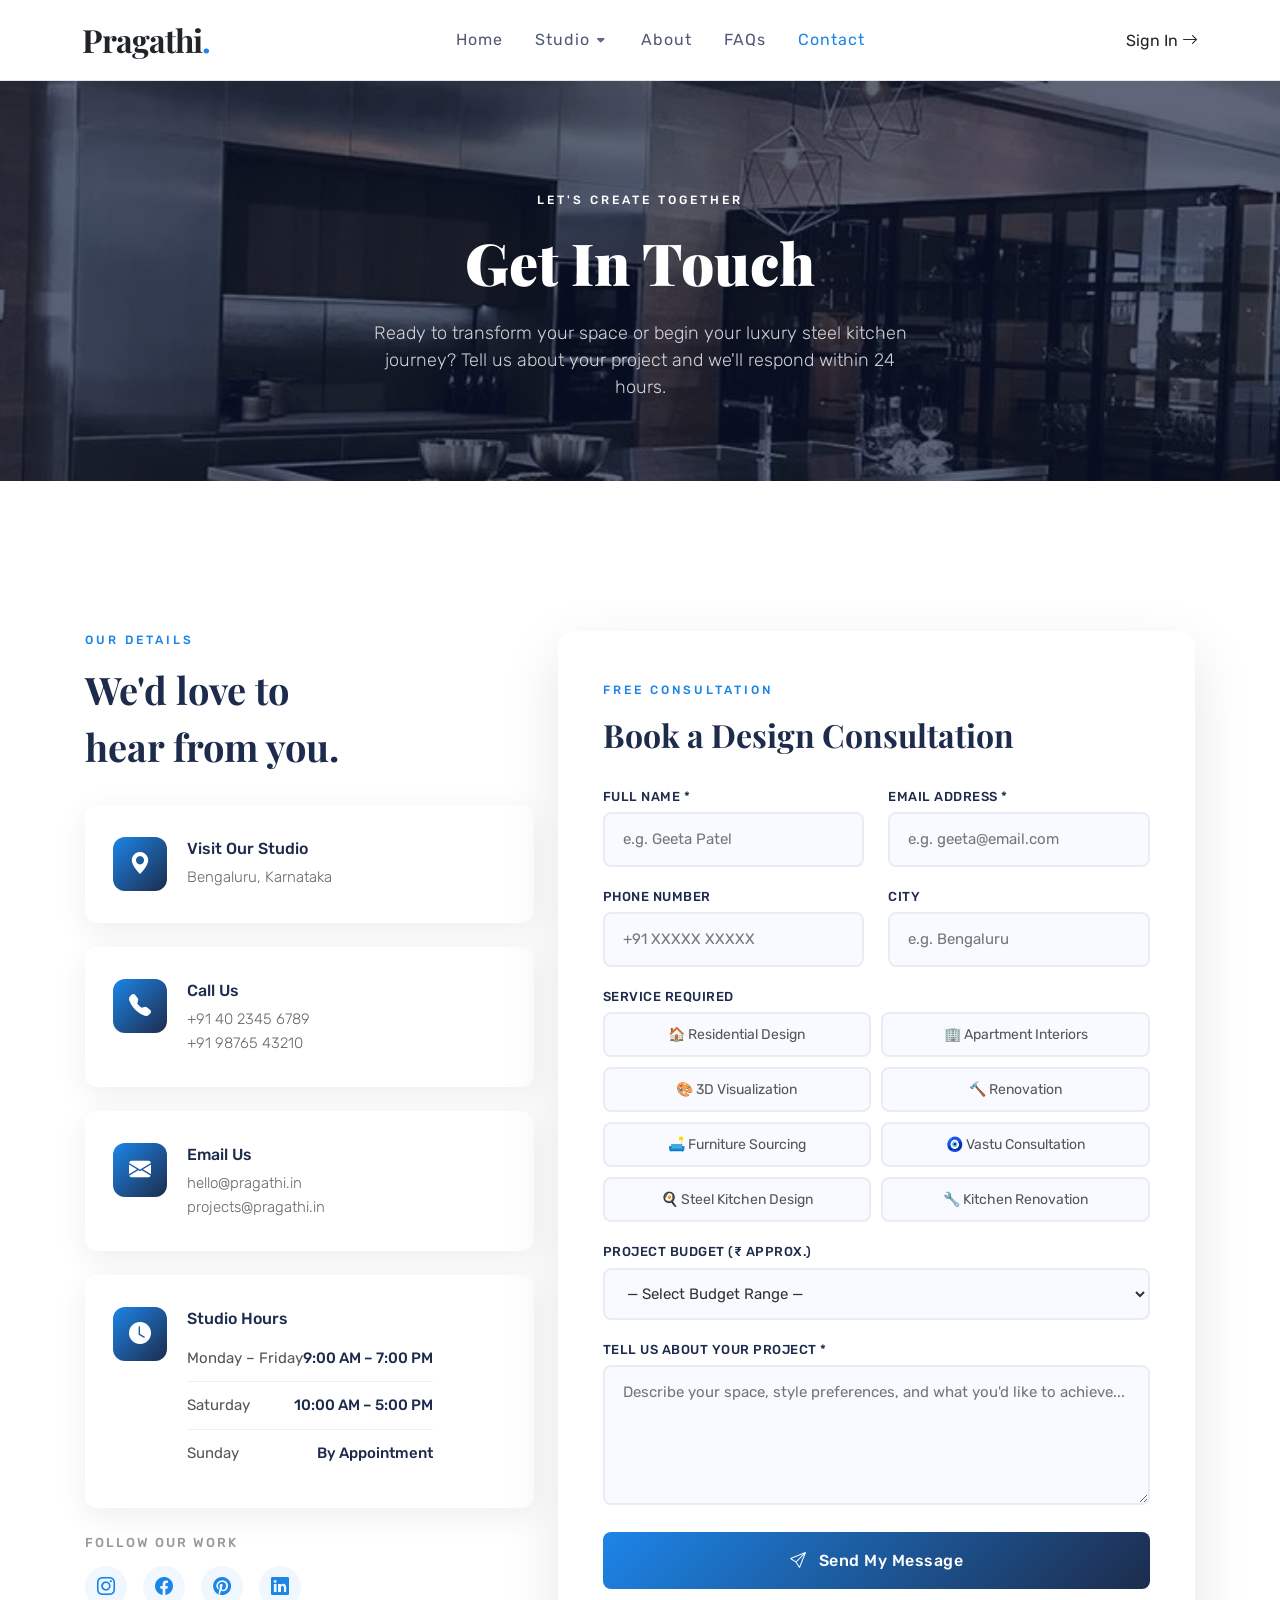
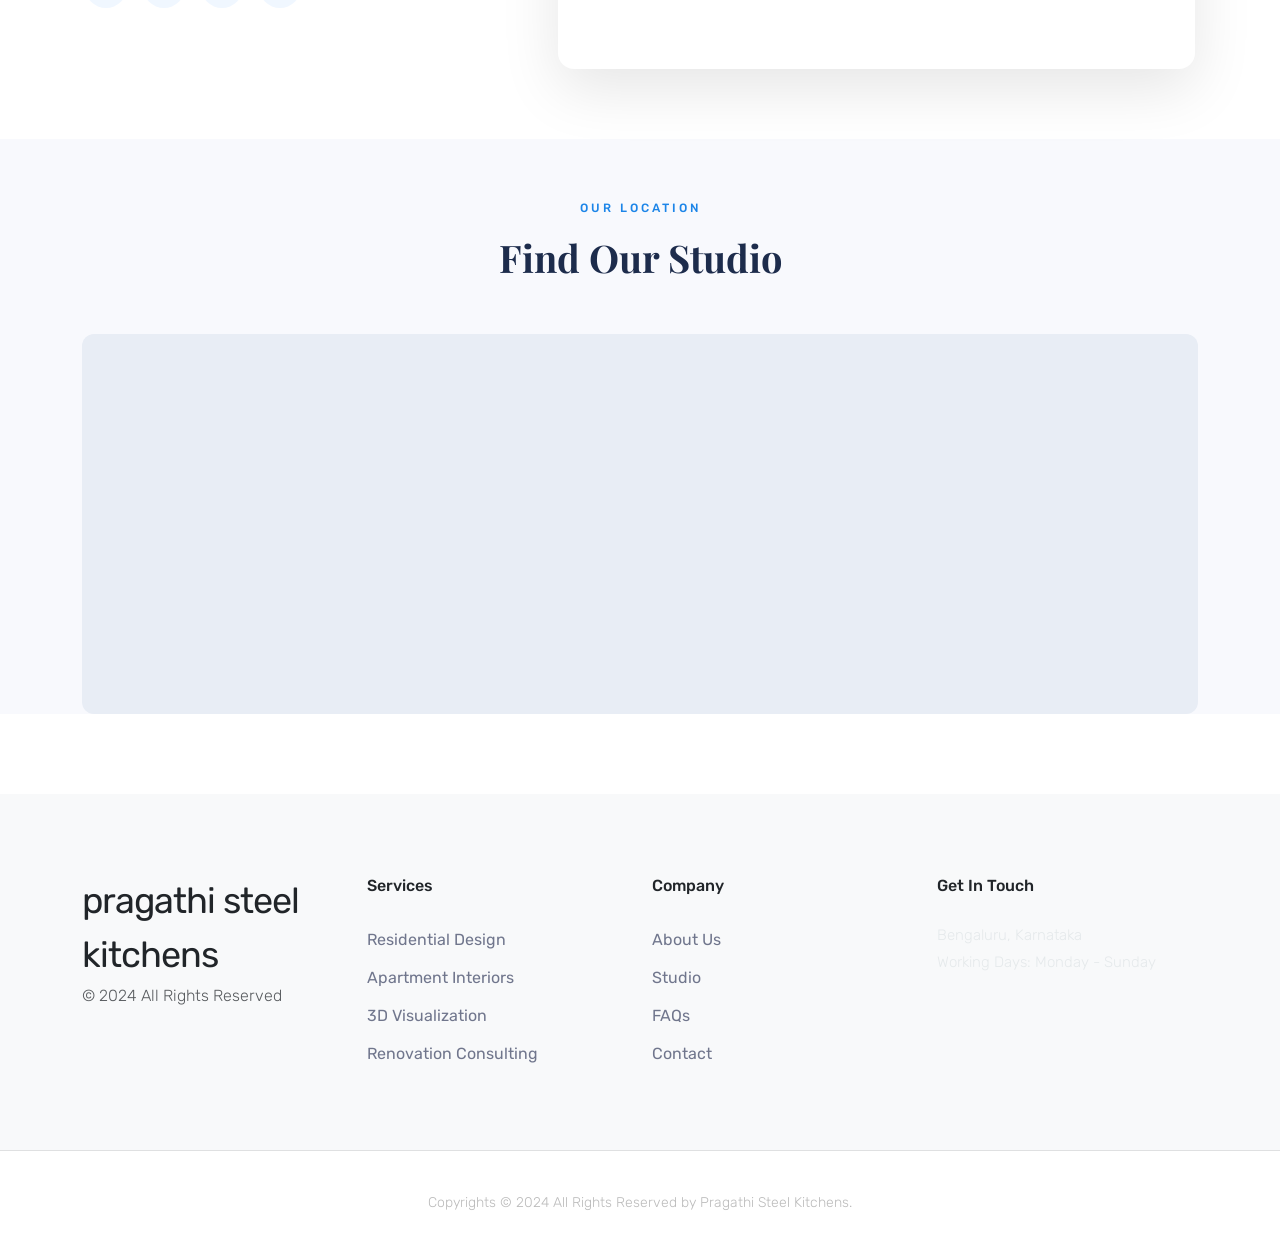
<file: contact.html>
<!doctype html>
<html dir="ltr" lang="en-US">
  <head>
    <meta http-equiv="content-type" content="text/html; charset=utf-8" />
    <meta http-equiv="x-ua-compatible" content="IE=edge" />
    <meta name="description" content="Contact Pragathi Steel Kitchens — book a free consultation or visit our Bengaluru studio." />
    <link rel="preconnect" href="https://fonts.googleapis.com" />
    <link rel="preconnect" href="https://fonts.gstatic.com" crossorigin />
    <link href="https://fonts.googleapis.com/css2?family=Rubik:wght@300;400;500;700&family=Playfair+Display:ital,wght@0,700;0,900;1,700&display=swap" rel="stylesheet" />
    <link rel="stylesheet" href="style.css" />
    <link rel="stylesheet" href="css/font-icons.css" />
    <link rel="stylesheet" href="assets/interior-design/interior-design.css" />
    <link rel="stylesheet" href="css/custom.css" />
    <meta name="viewport" content="width=device-width, initial-scale=1" />
    <title>Contact Us | Pragathi Steel Kitchens</title>
    <style>
      .contact-hero {
        background: url("assets/interior-design/images/parallel_kichen_1.webp") center center no-repeat;
        background-size: cover;
        padding: 110px 0 80px;
        position: relative;
      }
      .contact-hero::before {
        content: '';
        position: absolute;
        inset: 0;
        background: rgba(10,20,50,0.65);
      }
      .contact-hero .container { position: relative; z-index: 2; }
      .section-label {
        text-transform: uppercase;
        letter-spacing: 3px;
        font-size: 12px;
        color: #1c85e8;
        font-weight: 500;
        margin-bottom: 10px;
      }
      .contact-card {
        background: #fff;
        border-radius: 12px;
        padding: 32px 28px;
        box-shadow: 0 8px 32px rgba(0,0,0,.07);
        margin-bottom: 24px;
        display: flex;
        align-items: flex-start;
        gap: 20px;
        transition: transform .3s ease, box-shadow .3s ease;
      }
      .contact-card:hover {
        transform: translateY(-4px);
        box-shadow: 0 16px 48px rgba(28,133,232,.15);
      }
      .contact-card-icon {
        width: 54px;
        height: 54px;
        border-radius: 12px;
        background: linear-gradient(135deg, #1c85e8, #1d2c4c);
        display: flex;
        align-items: center;
        justify-content: center;
        min-width: 54px;
      }
      .contact-card-icon i { font-size: 22px; color: #fff; }
      .contact-card-body h5 { font-size: 16px; font-weight: 500; color: #1d2c4c; margin: 0 0 4px; }
      .contact-card-body p, .contact-card-body a { font-size: 15px; color: #666; font-weight: 300; margin: 0; text-decoration: none; }
      .contact-card-body a:hover { color: #1c85e8; }
      .contact-form-wrap {
        background: #fff;
        border-radius: 16px;
        padding: 50px 45px;
        box-shadow: 0 20px 60px rgba(0,0,0,.1);
      }
      .form-label-custom {
        display: block;
        font-size: 13px;
        font-weight: 500;
        color: #1d2c4c;
        letter-spacing: .5px;
        text-transform: uppercase;
        margin-bottom: 6px;
      }
      .form-input-custom {
        width: 100%;
        padding: 14px 18px;
        border: 2px solid #e8edf5;
        border-radius: 8px;
        font-family: 'Rubik', sans-serif;
        font-size: 15px;
        color: #333;
        background: #f8faff;
        transition: border-color .3s, box-shadow .3s;
        outline: none;
        margin-bottom: 20px;
      }
      .form-input-custom:focus {
        border-color: #1c85e8;
        box-shadow: 0 0 0 3px rgba(28,133,232,.1);
        background: #fff;
      }
      .form-input-custom.textarea { height: 140px; resize: vertical; }
      .submit-btn {
        background: linear-gradient(135deg, #1c85e8, #1d2c4c);
        color: #fff;
        padding: 16px 40px;
        border: none;
        border-radius: 8px;
        font-family: 'Rubik', sans-serif;
        font-size: 16px;
        font-weight: 500;
        cursor: pointer;
        transition: opacity .3s, transform .2s;
        width: 100%;
        letter-spacing: .5px;
      }
      .submit-btn:hover { opacity: .9; transform: translateY(-2px); }
      .service-select-grid {
        display: grid;
        grid-template-columns: 1fr 1fr;
        gap: 10px;
        margin-bottom: 20px;
      }
      .service-chip {
        border: 2px solid #e8edf5;
        border-radius: 8px;
        padding: 10px 14px;
        font-size: 14px;
        font-weight: 400;
        color: #555;
        cursor: pointer;
        text-align: center;
        transition: all .3s;
        background: #f8faff;
        font-family: 'Rubik', sans-serif;
        user-select: none;
      }
      .service-chip.selected { border-color: #1c85e8; background: #e8f3ff; color: #1c85e8; font-weight: 500; }
      .success-msg {
        display: none;
        background: #e8f5e9;
        border: 1px solid #81c784;
        border-radius: 8px;
        padding: 16px 20px;
        color: #2e7d32;
        font-size: 15px;
        margin-bottom: 20px;
      }
      .map-placeholder {
        width: 100%;
        height: 380px;
        border-radius: 12px;
        overflow: hidden;
        background: #e8edf5;
        position: relative;
      }
      .map-placeholder iframe {
        width: 100%;
        height: 100%;
        border: none;
      }
      .office-hour-row {
        display: flex;
        justify-content: space-between;
        padding: 12px 0;
        border-bottom: 1px solid #f0f0f0;
        font-size: 15px;
      }
      .office-hour-row:last-child { border-bottom: none; }
      .office-hour-row span:first-child { color: #555; font-weight: 400; }
      .office-hour-row span:last-child { color: #1d2c4c; font-weight: 500; }
    </style>
  </head>

  <body class="stretched side-push-panel">
    <div id="side-panel">
      <div id="side-panel-trigger-close" class="side-panel-trigger">
        <a href="#"><i class="bi-x-lg"></i></a>
      </div>
      <div class="side-panel-wrap">
        <div class="widget">
          <h4 class="fw-normal">Quick Links</h4>
          <ul class="list-unstyled">
            <li><a href="index.html">Home</a></li>
            <li><a href="studio.html">Studio</a></li>
            <li><a href="about.html">About</a></li>
            <li><a href="faqs.html">FAQs</a></li>
            <li><a href="contact.html">Contact</a></li>
          </ul>
        </div>
      </div>
    </div>

    <div id="wrapper">
      <!-- Header -->
      <header id="header" class="header-size-md" data-sticky-shrink="false">
        <div id="header-wrap">
          <div class="container">
            <div class="header-row justify-content-between">
              <div id="logo" class="me-lg-0">
                <a href="index.html" class="text-dark font-secondary fw-bold" style="font-size: 32px; letter-spacing: -1px; text-decoration: none;">
                  Pragathi<span style="color: #1c85e8;">.</span>
                </a>
              </div>
              <div class="header-misc">
                <div class="side-panel-trigger">
                  <a href="login.html" class="d-block d-lg-none text-dark"><i class="bi-box-arrow-in-right"></i></a>
                  <a href="login.html" class="d-none d-lg-block text-dark">Sign In <i class="bi-arrow-right"></i></a>
                </div>
              </div>
              <div class="primary-menu-trigger">
                <button class="cnvs-hamburger" type="button" title="Open Mobile Menu">
                  <span class="cnvs-hamburger-box"><span class="cnvs-hamburger-inner"></span></span>
                </button>
              </div>
              <nav class="primary-menu with-arrows">
                <ul class="menu-container">
                  <li class="menu-item"><a class="menu-link" href="index.html"><div>Home</div></a></li>
                  <li class="menu-item"><a class="menu-link" href="studio.html"><div>Studio</div></a>
                    <ul class="sub-menu-container">
                      <li class="menu-item"><a class="menu-link" href="project-detail.html?project=smallapartments"><div>Small Apartment Kitchens</div></a></li>
                      <li class="menu-item"><a class="menu-link" href="project-detail.html?project=mediumhomes"><div>Medium Kitchen Layouts</div></a></li>
                      <li class="menu-item"><a class="menu-link" href="project-detail.html?project=luxuryvillas"><div>Luxury Steel Kitchens</div></a></li>
                      <li class="menu-item"><a class="menu-link" href="project-detail.html?project=steelspecial"><div>Steel Kitchen Special</div></a></li>
                      <li class="menu-item"><a class="menu-link" href="project-detail.html?project=smartkitchen"><div>Smart Kitchen</div></a></li>
                      <li class="menu-item"><a class="menu-link" href="project-detail.html?project=colortrends"><div>Color Trends</div></a></li>
                    </ul>
                  </li>
                  <li class="menu-item"><a class="menu-link" href="about.html"><div>About</div></a></li>
                  <li class="menu-item"><a class="menu-link" href="faqs.html"><div>FAQs</div></a></li>
                  <li class="menu-item current"><a class="menu-link" href="contact.html"><div>Contact</div></a></li>
                </ul>
              </nav>
            </div>
          </div>
        </div>
        <div class="header-wrap-clone"></div>
      </header>

      <!-- Hero -->
      <section class="contact-hero">
        <div class="container text-center text-white">
          <p class="section-label" style="color: #fff;">Let's Create Together</p>
          <h1 class="font-secondary" style="font-size:58px; font-weight:900; margin-bottom:14px; color: #fff;">Get In Touch</h1>
          <p style="font-weight:300; opacity:.8; max-width:540px; margin:0 auto; font-size:18px; color: #fff;">
            Ready to transform your space or begin your luxury steel kitchen journey? Tell us about your project and we'll respond within 24 hours.
          </p>
        </div>
      </section>

      <!-- Content -->
      <section id="content">
        <div class="content-wrap">
          <div class="container" style="padding: 70px 15px;">
            <div class="row col-mb-50">

              <!-- Contact Info -->
              <div class="col-lg-5">
                <p class="section-label">Our Details</p>
                <h2 class="font-secondary" style="font-size:38px; font-weight:700; color:#1d2c4c; margin-bottom:30px;">We'd love to<br />hear from you.</h2>

                <div class="contact-card">
                  <div class="contact-card-icon"><i class="bi-geo-alt-fill"></i></div>
                  <div class="contact-card-body">
                    <h5>Visit Our Studio</h5>
                    <p>Bengaluru, Karnataka</p>
                  </div>
                </div>

                <div class="contact-card">
                  <div class="contact-card-icon"><i class="bi-telephone-fill"></i></div>
                  <div class="contact-card-body">
                    <h5>Call Us</h5>
                    <a href="tel:+914023456789">+91 40 2345 6789</a><br />
                    <a href="tel:+919876543210">+91 98765 43210</a>
                  </div>
                </div>

                <div class="contact-card">
                  <div class="contact-card-icon"><i class="bi-envelope-fill"></i></div>
                  <div class="contact-card-body">
                    <h5>Email Us</h5>
                    <a href="mailto:hello@pragathi.in">hello@pragathi.in</a><br />
                    <a href="mailto:projects@pragathi.in">projects@pragathi.in</a>
                  </div>
                </div>

                <div class="contact-card">
                  <div class="contact-card-icon"><i class="bi-clock-fill"></i></div>
                  <div class="contact-card-body">
                    <h5>Studio Hours</h5>
                    <div class="office-hour-row"><span>Monday – Friday</span><span>9:00 AM – 7:00 PM</span></div>
                    <div class="office-hour-row"><span>Saturday</span><span>10:00 AM – 5:00 PM</span></div>
                    <div class="office-hour-row"><span>Sunday</span><span>By Appointment</span></div>
                  </div>
                </div>

                <!-- Social Links -->
                <div class="mt-4">
                  <p style="font-size:13px; font-weight:500; color:#999; text-transform:uppercase; letter-spacing:2px; margin-bottom:12px;">Follow Our Work</p>
                  <div class="d-flex gap-3">
                    <a href="#" style="width:42px;height:42px;border-radius:50%;background:#f0f7ff;display:flex;align-items:center;justify-content:center;color:#1c85e8;font-size:18px;transition:all .3s;" onmouseover="this.style.background='#1c85e8';this.style.color='#fff'" onmouseout="this.style.background='#f0f7ff';this.style.color='#1c85e8'"><i class="bi-instagram"></i></a>
                    <a href="#" style="width:42px;height:42px;border-radius:50%;background:#f0f7ff;display:flex;align-items:center;justify-content:center;color:#1c85e8;font-size:18px;transition:all .3s;" onmouseover="this.style.background='#1c85e8';this.style.color='#fff'" onmouseout="this.style.background='#f0f7ff';this.style.color='#1c85e8'"><i class="bi-facebook"></i></a>
                    <a href="#" style="width:42px;height:42px;border-radius:50%;background:#f0f7ff;display:flex;align-items:center;justify-content:center;color:#1c85e8;font-size:18px;transition:all .3s;" onmouseover="this.style.background='#1c85e8';this.style.color='#fff'" onmouseout="this.style.background='#f0f7ff';this.style.color='#1c85e8'"><i class="bi-pinterest"></i></a>
                    <a href="#" style="width:42px;height:42px;border-radius:50%;background:#f0f7ff;display:flex;align-items:center;justify-content:center;color:#1c85e8;font-size:18px;transition:all .3s;" onmouseover="this.style.background='#1c85e8';this.style.color='#fff'" onmouseout="this.style.background='#f0f7ff';this.style.color='#1c85e8'"><i class="bi-linkedin"></i></a>
                  </div>
                </div>
              </div>

              <!-- Contact Form -->
              <div class="col-lg-7">
                <div class="contact-form-wrap">
                  <p class="section-label">Free Consultation</p>
                  <h3 class="font-secondary" style="font-size:32px; font-weight:700; color:#1d2c4c; margin-bottom:28px;">Book a Design Consultation</h3>

                  <div class="success-msg" id="contact-success">
                    <i class="bi-check-circle-fill me-2"></i> Thank you! We've received your message and will contact you within 24 hours.
                  </div>

                  <form id="contact-form" novalidate>
                    <div class="row">
                      <div class="col-md-6">
                        <label class="form-label-custom" for="contact-name">Full Name *</label>
                        <input type="text" id="contact-name" class="form-input-custom" placeholder="e.g. Geeta Patel" required />
                      </div>
                      <div class="col-md-6">
                        <label class="form-label-custom" for="contact-email">Email Address *</label>
                        <input type="email" id="contact-email" class="form-input-custom" placeholder="e.g. geeta@email.com" required />
                      </div>
                    </div>
                    <div class="row">
                      <div class="col-md-6">
                        <label class="form-label-custom" for="contact-phone">Phone Number</label>
                        <input type="tel" id="contact-phone" class="form-input-custom" placeholder="+91 XXXXX XXXXX" />
                      </div>
                      <div class="col-md-6">
                        <label class="form-label-custom" for="contact-city">City</label>
                        <input type="text" id="contact-city" class="form-input-custom" placeholder="e.g. Bengaluru" />
                      </div>
                    </div>

                    <label class="form-label-custom">Service Required</label>
                    <div class="service-select-grid">
                      <div class="service-chip" onclick="toggleService(this)">🏠 Residential Design</div>
                      <div class="service-chip" onclick="toggleService(this)">🏢 Apartment Interiors</div>
                      <div class="service-chip" onclick="toggleService(this)">🎨 3D Visualization</div>
                      <div class="service-chip" onclick="toggleService(this)">🔨 Renovation</div>
                      <div class="service-chip" onclick="toggleService(this)">🛋️ Furniture Sourcing</div>
                      <div class="service-chip" onclick="toggleService(this)">🧿 Vastu Consultation</div>
                      <div class="service-chip" onclick="toggleService(this)">🍳 Steel Kitchen Design</div>
                      <div class="service-chip" onclick="toggleService(this)">🔧 Kitchen Renovation</div>
                    </div>

                    <label class="form-label-custom" for="contact-budget">Project Budget (₹ Approx.)</label>
                    <select id="contact-budget" class="form-input-custom">
                      <option value="">— Select Budget Range —</option>
                      <option>₹5L – ₹15L</option>
                      <option>₹15L – ₹30L</option>
                      <option>₹30L – ₹60L</option>
                      <option>₹60L – ₹1Cr</option>
                      <option>₹1Cr and above</option>
                    </select>

                    <label class="form-label-custom" for="contact-message">Tell us about your project *</label>
                    <textarea id="contact-message" class="form-input-custom textarea" placeholder="Describe your space, style preferences, and what you'd like to achieve..."></textarea>

                    <button type="submit" class="submit-btn" id="contact-submit">
                      <i class="bi-send me-2"></i> Send My Message
                    </button>
                  </form>
                </div>
              </div>

            </div>
          </div>

          <!-- Map Section -->
          <div style="background:#f8f9fd; padding:60px 0 0;">
            <div class="container" style="padding-bottom:0;">
              <div class="text-center mb-5">
                <p class="section-label">Our Location</p>
                <h2 class="font-secondary" style="font-size:38px; font-weight:700; color:#1d2c4c;">Find Our Studio</h2>
              </div>
              <div class="map-placeholder">
                <!-- Embedded OpenStreetMap centered on Bengaluru -->
                <iframe 
                  src="https://www.openstreetmap.org/export/embed.html?bbox=77.5800%2C12.9600%2C77.6100%2C12.9800&layer=mapnik"
                  title="Pragathi Studio Location" 
                  loading="lazy"
                  style="border-radius:12px;">
                </iframe>
              </div>
            </div>
          </div>

          <!-- Regional Offices 
          <div style="background:#f8f9fd; padding:60px 0 70px;">
            <div class="container">
              <div class="text-center mb-5">
                <p class="section-label">Offices Across India</p>
                <h3 class="font-secondary" style="font-size:34px; font-weight:700; color:#1d2c4c;">Regional Offices</h3>
              </div>
              <div class="row col-mb-24 justify-content-center">
                <div class="col-md-4">
                  <div class="contact-card">
                    <div class="contact-card-icon"><i class="bi-building"></i></div>
                    <div class="contact-card-body">
                      <h5>Bangalore Office</h5>
                      <p>Indiranagar, Bangalore — 560038<br /><a href="tel:+918023456789">+91 80 2345 6789</a></p>
                    </div>
                  </div>
                </div>
              </div>
            </div>
          </div>
          -->

        </div>
      </section>

      <!-- Footer -->
      <footer id="footer" class="border-0 bg-constrast-100">
        <div class="container">
          <div class="footer-widgets-wrap">
            <div class="row col-mb-50">
              <div class="col-sm-6 col-lg-3">
                <div class="widget">
                  <div class="fw-normal text-lowercase mb-0" style="font-size: 36px; letter-spacing: -1px">Pragathi Steel Kitchens</div>
                  <p class="text-muted fw-light">© 2024 All Rights Reserved</p>
                </div>
              </div>
              <div class="col-sm-6 col-lg-3">
                <div class="widget widget_links widget-li-noicon">
                  <h4>Services</h4>
                  <ul>
                    <li><a href="#">Residential Design</a></li>
                    <li><a href="#">Apartment Interiors</a></li>
                    <li><a href="#">3D Visualization</a></li>
                    <li><a href="#">Renovation Consulting</a></li>
                  </ul>
                </div>
              </div>
              <div class="col-sm-6 col-lg-3">
                <div class="widget widget_links widget-li-noicon">
                  <h4>Company</h4>
                  <ul>
                    <li><a href="about.html">About Us</a></li>
                    <li><a href="studio.html">Studio</a></li>
                    <li><a href="faqs.html">FAQs</a></li>
                    <li><a href="contact.html">Contact</a></li>
                  </ul>
                </div>
              </div>
              <div class="col-sm-6 col-lg-3">
                <div class="widget">
                  <h4>Get In Touch</h4>
                  <address style="font-style:normal; color:hsl(200, 13%, 91%); font-size:15px; font-weight:300; line-height:1.8;">
                    Bengaluru, Karnataka<br />
                    Working Days: Monday - Sunday<br />
                  </address>
                </div>
              </div>
            </div>
          </div>
        </div>
        <div class="line m-0"></div>
        <div id="copyrights" style="background-color: #fff">
          <div class="container">
            <div class="w-100 text-center m-0">
              <span>Copyrights &copy; 2024 All Rights Reserved by Pragathi Steel Kitchens.</span>
            </div>
          </div>
        </div>
      </footer>
    </div>

    <div id="gotoTop" class="uil uil-angle-up rounded-circle"></div>
    <script src="js/plugins.min.js"></script>
    <script src="js/functions.bundle.js"></script>
    <script>
      function toggleService(el) {
        el.classList.toggle('selected');
      }

      document.getElementById('contact-form').addEventListener('submit', function(e) {
        e.preventDefault();
        const btn = document.getElementById('contact-submit');
        btn.textContent = 'Sending...';
        btn.disabled = true;
        setTimeout(() => {
          document.getElementById('contact-success').style.display = 'block';
          this.reset();
          document.querySelectorAll('.service-chip').forEach(c => c.classList.remove('selected'));
          btn.innerHTML = '<i class="bi-send me-2"></i> Send My Message';
          btn.disabled = false;
          window.scrollTo({ top: document.getElementById('contact-success').offsetTop - 100, behavior: 'smooth' });
        }, 1200);
      });
    </script>
  </body>
</html>
</file>
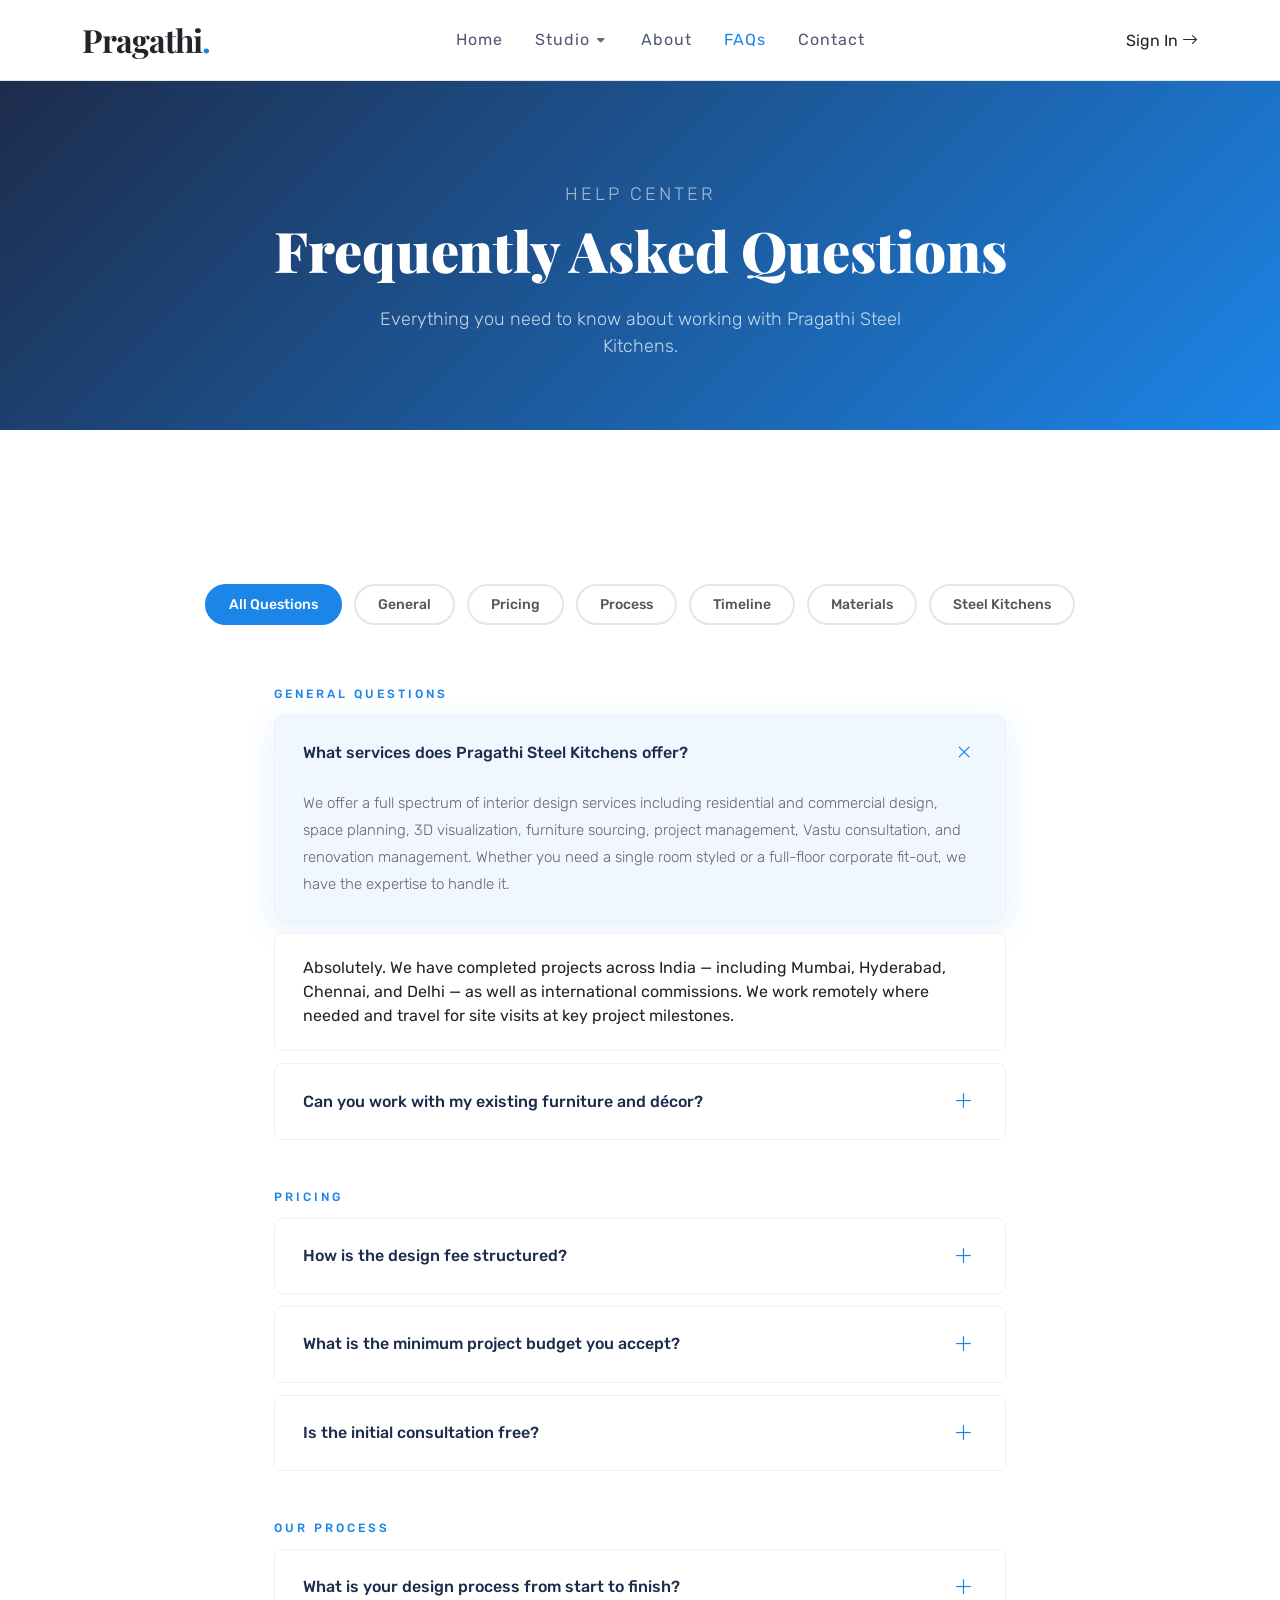
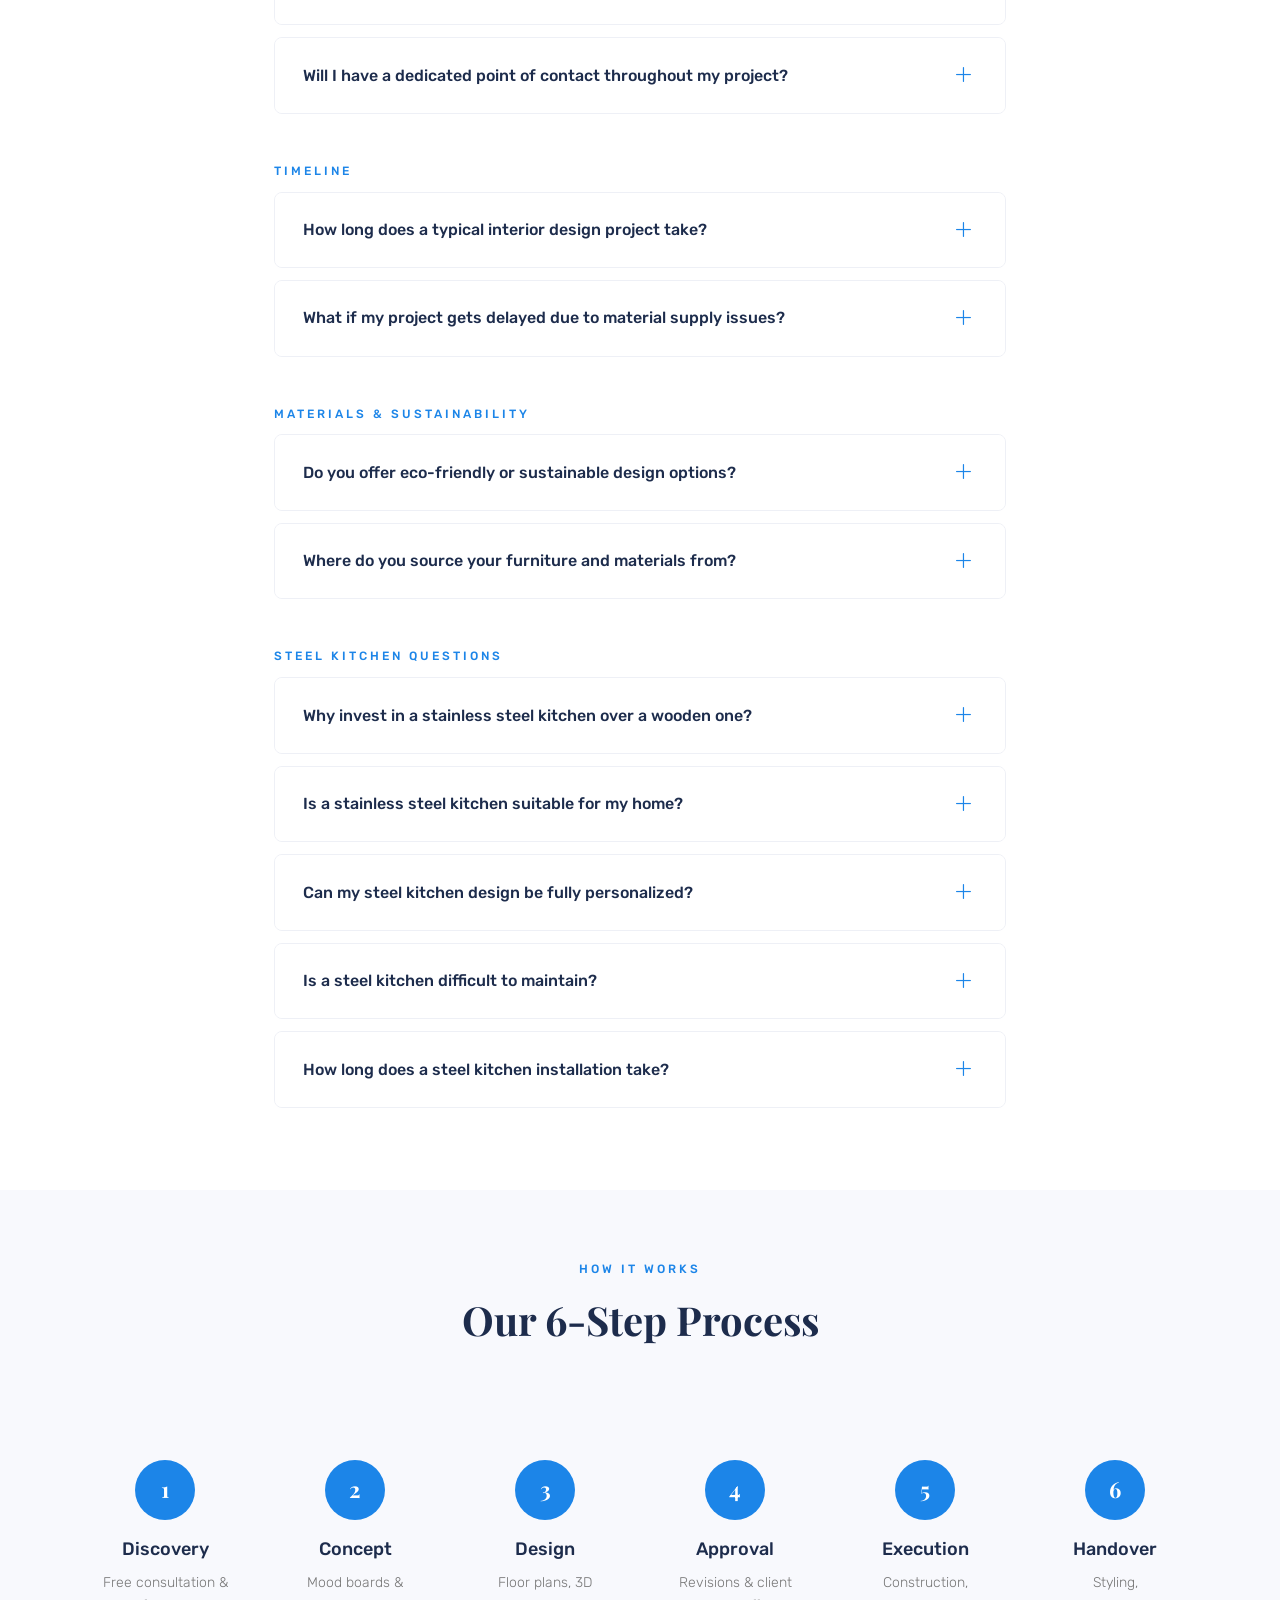
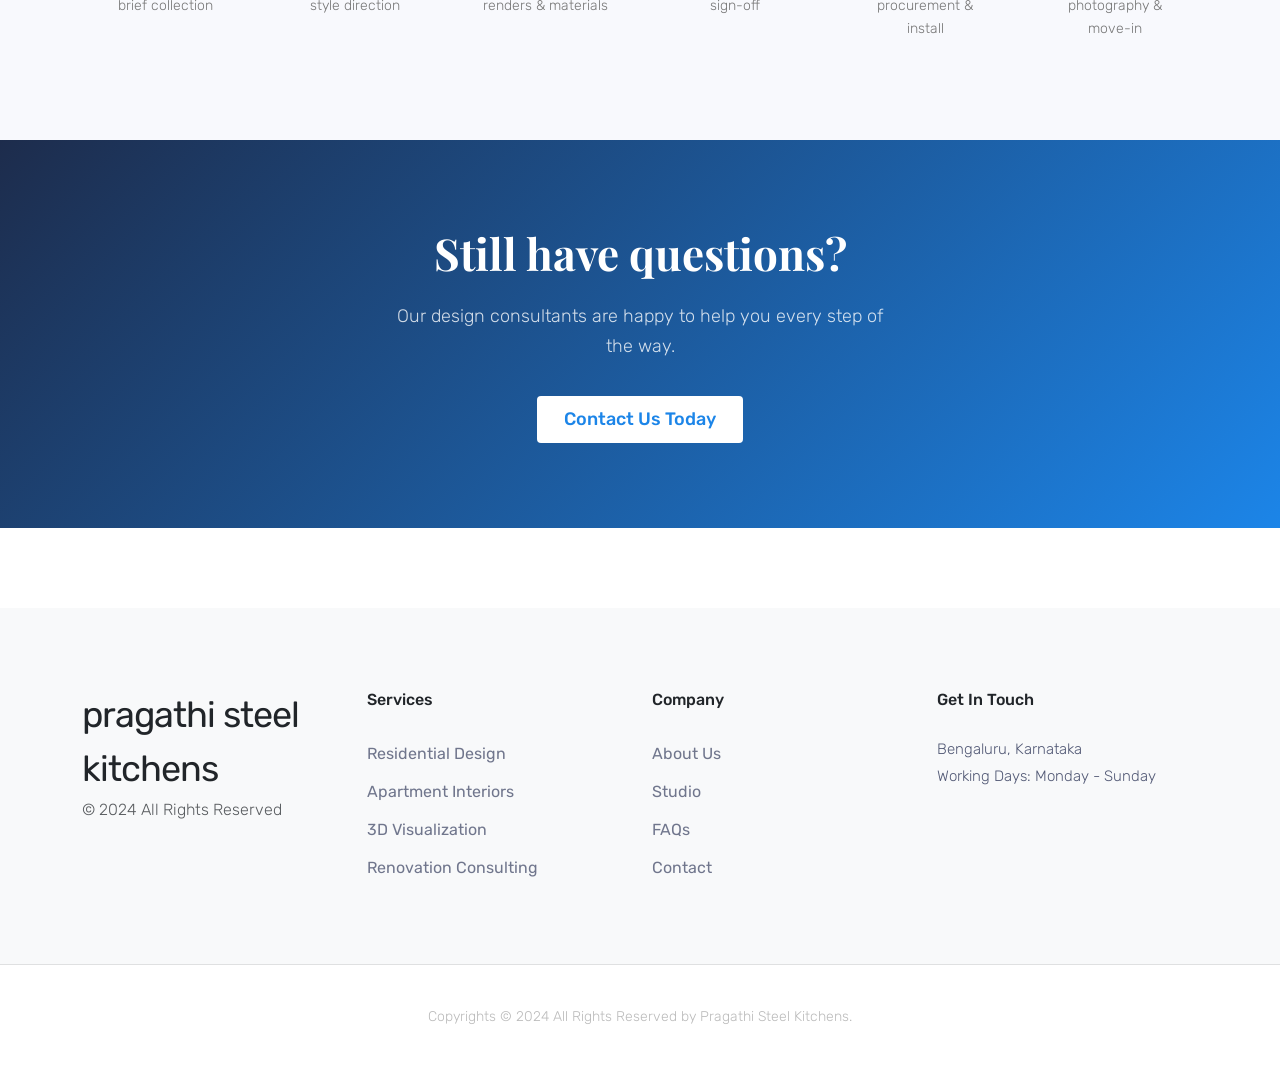
<file: faqs.html>
<!doctype html>
<html dir="ltr" lang="en-US">
  <head>
    <meta http-equiv="content-type" content="text/html; charset=utf-8" />
    <meta http-equiv="x-ua-compatible" content="IE=edge" />
    <meta name="description" content="Frequently Asked Questions about Pragathi Steel Kitchens's services, pricing, and process." />
    <link rel="preconnect" href="https://fonts.googleapis.com" />
    <link rel="preconnect" href="https://fonts.gstatic.com" crossorigin />
    <link href="https://fonts.googleapis.com/css2?family=Rubik:wght@300;400;500;700&family=Playfair+Display:ital,wght@0,700;0,900;1,700&display=swap" rel="stylesheet" />
    <link rel="stylesheet" href="style.css" />
    <link rel="stylesheet" href="css/font-icons.css" />
    <link rel="stylesheet" href="assets/interior-design/interior-design.css" />
    <link rel="stylesheet" href="css/custom.css" />
    <meta name="viewport" content="width=device-width, initial-scale=1" />
    <title>FAQs | Pragathi Steel Kitchens</title>
    <style>
      .faq-hero {
        background: linear-gradient(135deg, #1d2c4c 0%, #1c85e8 100%);
        padding: 100px 0 70px;
        text-align: center;
      }
      .faq-hero h1 { color: #fff; font-size: 56px; font-weight: 900; margin-bottom: 14px; }
      .faq-hero p { color: rgba(255,255,255,.75); font-size: 18px; font-weight: 300; max-width: 540px; margin: 0 auto; }
      .section-label {
        text-transform: uppercase;
        letter-spacing: 3px;
        font-size: 12px;
        color: #1c85e8;
        font-weight: 500;
        margin-bottom: 10px;
      }
      .faq-category-btn {
        padding: 8px 22px;
        border: 2px solid #e0e6f0;
        border-radius: 50px;
        background: transparent;
        color: #555;
        font-size: 14px;
        font-weight: 500;
        cursor: pointer;
        transition: all .3s ease;
        font-family: 'Rubik', sans-serif;
        margin: 4px;
      }
      .faq-category-btn:hover, .faq-category-btn.active {
        background: #1c85e8;
        border-color: #1c85e8;
        color: #fff;
      }
      .faq-accordion {
        border: none;
      }
      .faq-item {
        border: 1px solid #eef0f6;
        border-radius: 8px;
        margin-bottom: 12px;
        overflow: hidden;
        transition: box-shadow .3s;
      }
      .faq-item.open { box-shadow: 0 8px 30px rgba(28,133,232,.12); }
      .faq-question {
        display: flex;
        justify-content: space-between;
        align-items: center;
        padding: 22px 28px;
        cursor: pointer;
        background: #fff;
        transition: background .3s;
      }
      .faq-item.open .faq-question { background: #f0f7ff; }
      .faq-question h6 {
        margin: 0;
        font-size: 16px;
        font-weight: 500;
        color: #1d2c4c;
        padding-right: 20px;
        line-height: 1.5;
      }
      .faq-question .faq-icon {
        font-size: 20px;
        color: #1c85e8;
        transition: transform .3s ease;
        min-width: 24px;
      }
      .faq-item.open .faq-question .faq-icon { transform: rotate(45deg); }
      .faq-answer {
        display: none;
        padding: 0 28px 22px;
        background: #f0f7ff;
        color: #666;
        font-size: 15px;
        font-weight: 300;
        line-height: 1.8;
      }
      .faq-item.open .faq-answer { display: block; }
      .process-card {
        text-align: center;
        padding: 30px 20px;
        position: relative;
      }
      .process-num {
        width: 60px;
        height: 60px;
        border-radius: 50%;
        background: #1c85e8;
        color: #fff;
        font-size: 22px;
        font-weight: 700;
        display: flex;
        align-items: center;
        justify-content: center;
        margin: 0 auto 16px;
        font-family: 'Playfair Display', serif;
      }
      .process-card h5 { font-size: 18px; font-weight: 500; color: #1d2c4c; margin-bottom: 8px; }
      .process-card p { font-size: 14px; color: #777; font-weight: 300; margin: 0; }
      .cta-section {
        background: linear-gradient(135deg, #1d2c4c 0%, #1c85e8 100%);
        padding: 80px 0;
        text-align: center;
      }
    </style>
  </head>

  <body class="stretched side-push-panel">
    <div id="side-panel">
      <div id="side-panel-trigger-close" class="side-panel-trigger">
        <a href="#"><i class="bi-x-lg"></i></a>
      </div>
      <div class="side-panel-wrap">
        <div class="widget">
          <h4 class="fw-normal">Quick Links</h4>
          <ul class="list-unstyled">
            <li><a href="index.html">Home</a></li>
            <li><a href="studio.html">Studio</a></li>
            <li><a href="about.html">About</a></li>
            <li><a href="faqs.html">FAQs</a></li>
            <li><a href="contact.html">Contact</a></li>
          </ul>
        </div>
      </div>
    </div>

    <div id="wrapper">
      <!-- Header -->
      <header id="header" class="header-size-md" data-sticky-shrink="false">
        <div id="header-wrap">
          <div class="container">
            <div class="header-row justify-content-between">
              <div id="logo" class="me-lg-0">
                <a href="index.html" class="text-dark font-secondary fw-bold" style="font-size: 32px; letter-spacing: -1px; text-decoration: none;">
                  Pragathi<span style="color: #1c85e8;">.</span>
                </a>
              </div>
              <div class="header-misc">
                <div class="side-panel-trigger">
                  <a href="login.html" class="d-block d-lg-none text-dark"><i class="bi-box-arrow-in-right"></i></a>
                  <a href="login.html" class="d-none d-lg-block text-dark">Sign In <i class="bi-arrow-right"></i></a>
                </div>
              </div>
              <div class="primary-menu-trigger">
                <button class="cnvs-hamburger" type="button" title="Open Mobile Menu">
                  <span class="cnvs-hamburger-box"><span class="cnvs-hamburger-inner"></span></span>
                </button>
              </div>
              <nav class="primary-menu with-arrows">
                <ul class="menu-container">
                  <li class="menu-item"><a class="menu-link" href="index.html"><div>Home</div></a></li>
                  <li class="menu-item"><a class="menu-link" href="studio.html"><div>Studio</div></a>
                    <ul class="sub-menu-container">
                      <li class="menu-item"><a class="menu-link" href="project-detail.html?project=smallapartments"><div>Small Apartment Kitchens</div></a></li>
                      <li class="menu-item"><a class="menu-link" href="project-detail.html?project=mediumhomes"><div>Medium Kitchen Layouts</div></a></li>
                      <li class="menu-item"><a class="menu-link" href="project-detail.html?project=luxuryvillas"><div>Luxury Steel Kitchens</div></a></li>
                      <li class="menu-item"><a class="menu-link" href="project-detail.html?project=steelspecial"><div>Steel Kitchen Special</div></a></li>
                      <li class="menu-item"><a class="menu-link" href="project-detail.html?project=smartkitchen"><div>Smart Kitchen</div></a></li>
                      <li class="menu-item"><a class="menu-link" href="project-detail.html?project=colortrends"><div>Color Trends</div></a></li>
                    </ul>
                  </li>
                  <li class="menu-item"><a class="menu-link" href="about.html"><div>About</div></a></li>
                  <li class="menu-item current"><a class="menu-link" href="faqs.html"><div>FAQs</div></a></li>
                  <li class="menu-item"><a class="menu-link" href="contact.html"><div>Contact</div></a></li>
                </ul>
              </nav>
            </div>
          </div>
        </div>
        <div class="header-wrap-clone"></div>
      </header>

      <!-- Hero -->
      <section class="faq-hero">
        <p class="section-label" style="color:rgba(255,255,255,.6)">Help Center</p>
        <h1 class="font-secondary">Frequently Asked Questions</h1>
        <p>Everything you need to know about working with Pragathi Steel Kitchens.</p>
      </section>

      <!-- Content -->
      <section id="content">
        <div class="content-wrap">
          <div class="container" style="padding: 70px 15px;">

            <!-- Category Filter -->
            <div class="text-center mb-5">
              <button class="faq-category-btn active" data-faq-cat="all">All Questions</button>
              <button class="faq-category-btn" data-faq-cat="general">General</button>
              <button class="faq-category-btn" data-faq-cat="pricing">Pricing</button>
              <button class="faq-category-btn" data-faq-cat="process">Process</button>
              <button class="faq-category-btn" data-faq-cat="timeline">Timeline</button>
              <button class="faq-category-btn" data-faq-cat="materials">Materials</button>
              <button class="faq-category-btn" data-faq-cat="steel-kitchen">Steel Kitchens</button>
            </div>

            <div class="row">
              <div class="col-lg-8 offset-lg-2">

                <!-- General -->
                <p class="section-label mt-2" data-faq-group="general">General Questions</p>

                <div class="faq-item open" data-faq-cat="general">
                  <div class="faq-question">
                    <h6>What services does Pragathi Steel Kitchens offer?</h6>
                    <i class="bi-plus-lg faq-icon"></i>
                  </div>
                  <div class="faq-answer">
                    We offer a full spectrum of interior design services including residential and commercial design, space planning, 3D visualization, furniture sourcing, project management, Vastu consultation, and renovation management. Whether you need a single room styled or a full-floor corporate fit-out, we have the expertise to handle it.
                  </div>
                </div>

                <div class="faq-item" data-faq-cat="general">
                  <div class="faq-question">
                    Absolutely. We have completed projects across India — including Mumbai, Hyderabad, Chennai, and Delhi — as well as international commissions. We work remotely where needed and travel for site visits at key project milestones.
                  </div>
                </div>

                <div class="faq-item" data-faq-cat="general">
                  <div class="faq-question">
                    <h6>Can you work with my existing furniture and décor?</h6>
                    <i class="bi-plus-lg faq-icon"></i>
                  </div>
                  <div class="faq-answer">
                    Of course! We often work around pieces you love. During the initial consultation, we assess your existing furniture and décor and build a design plan that complements what you already have while elevating the overall aesthetic.
                  </div>
                </div>

                <!-- Pricing -->
                <p class="section-label mt-5" data-faq-group="pricing">Pricing</p>

                <div class="faq-item" data-faq-cat="pricing">
                  <div class="faq-question">
                    <h6>How is the design fee structured?</h6>
                    <i class="bi-plus-lg faq-icon"></i>
                  </div>
                  <div class="faq-answer">
                    Our fees vary depending on project scope. We offer three models: (1) <strong>Fixed Fee</strong> — ideal for smaller, well-defined projects; (2) <strong>Per Square Foot</strong> — for residential and commercial renovations; (3) <strong>Percentage of Total Project Cost</strong> — commonly used for luxury and high-budget projects. We provide a transparent quotation after the first consultation.
                  </div>
                </div>

                <div class="faq-item" data-faq-cat="pricing">
                  <div class="faq-question">
                    <h6>What is the minimum project budget you accept?</h6>
                    <i class="bi-plus-lg faq-icon"></i>
                  </div>
                  <div class="faq-answer">
                    We typically accept residential projects with a minimum design budget of ₹5 lakhs and a furnishing/execution budget of ₹15 lakhs and above. For commercial projects, the minimum starts at ₹25 lakhs. We believe in delivering quality over volume, so we take on select projects where we can make a meaningful impact.
                  </div>
                </div>

                <div class="faq-item" data-faq-cat="pricing">
                  <div class="faq-question">
                    <h6>Is the initial consultation free?</h6>
                    <i class="bi-plus-lg faq-icon"></i>
                  </div>
                  <div class="faq-answer">
                    Yes! Your first 60-minute consultation — either in-person at our studio or via video call — is completely free. This session allows us to understand your vision, assess your space, and give you an initial idea of what we can achieve together.
                  </div>
                </div>

                <!-- Process -->
                <p class="section-label mt-5" data-faq-group="process">Our Process</p>

                <div class="faq-item" data-faq-cat="process">
                  <div class="faq-question">
                    <h6>What is your design process from start to finish?</h6>
                    <i class="bi-plus-lg faq-icon"></i>
                  </div>
                  <div class="faq-answer">
                    Our proven 6-step process includes: <strong>Discovery &amp; Brief</strong> (understanding your lifestyle and aspirations) → <strong>Concept Development</strong> (mood boards, style direction) → <strong>Design Proposal</strong> (floor plans, 3D renders, material palettes) → <strong>Revision &amp; Approval</strong> → <strong>Execution &amp; Procurement</strong> → <strong>Styling &amp; Handover</strong>. We keep you involved at every stage.
                  </div>
                </div>

                <div class="faq-item" data-faq-cat="process">
                  <div class="faq-question">
                    <h6>Will I have a dedicated point of contact throughout my project?</h6>
                    <i class="bi-plus-lg faq-icon"></i>
                  </div>
                  <div class="faq-answer">
                    Yes. Every client is assigned a dedicated Project Manager who coordinates between the design team, contractors, and vendors. You'll have a single point of contact for updates, queries, and escalations throughout the project lifecycle.
                  </div>
                </div>

                <!-- Timeline -->
                <p class="section-label mt-5" data-faq-group="timeline">Timeline</p>

                <div class="faq-item" data-faq-cat="timeline">
                  <div class="faq-question">
                    <h6>How long does a typical interior design project take?</h6>
                    <i class="bi-plus-lg faq-icon"></i>
                  </div>
                  <div class="faq-answer">
                    Timeline depends on project size and complexity. A single room typically takes 4–6 weeks. A full apartment or villa can take 3–6 months. Large commercial projects may run 6–12 months. We provide a detailed project schedule at the outset and update it regularly so you always know where things stand.
                  </div>
                </div>

                <div class="faq-item" data-faq-cat="timeline">
                  <div class="faq-question">
                    <h6>What if my project gets delayed due to material supply issues?</h6>
                    <i class="bi-plus-lg faq-icon"></i>
                  </div>
                  <div class="faq-answer">
                    We proactively manage supply chains and work with trusted local vendors to minimise delays. In cases where specific materials face supply disruptions, we propose equivalent alternatives promptly so your project stays on track. We maintain transparent communication about any changes to the schedule.
                  </div>
                </div>

                <!-- Materials -->
                <p class="section-label mt-5" data-faq-group="materials">Materials & Sustainability</p>

                <div class="faq-item" data-faq-cat="materials">
                  <div class="faq-question">
                    <h6>Do you offer eco-friendly or sustainable design options?</h6>
                    <i class="bi-plus-lg faq-icon"></i>
                  </div>
                  <div class="faq-answer">
                    Sustainability is at the heart of our practice. We source FSC-certified wood, low-VOC paints, recycled metals, and locally-crafted furniture to reduce our carbon footprint. We help clients earn green building ratings and can design entirely around an eco-conscious brief if desired.
                  </div>
                </div>

                <div class="faq-item" data-faq-cat="materials">
                  <div class="faq-question">
                    <h6>Where do you source your furniture and materials from?</h6>
                    <i class="bi-plus-lg faq-icon"></i>
                  </div>
                  <div class="faq-answer">
                    We work with a curated network of Indian artisans, premium furniture brands (both domestic and international), and specialty material suppliers. We prioritize quality craftsmanship and unique pieces — you won't find generic catalogue items in our projects. We also provide complete transparency on pricing with no hidden markups beyond our standard procurement fee.
                  </div>
                </div>

                <!-- Steel Kitchens -->
                <p class="section-label mt-5" data-faq-group="steel-kitchen">Steel Kitchen Questions</p>

                <div class="faq-item" data-faq-cat="steel-kitchen">
                  <div class="faq-question">
                    <h6>Why invest in a stainless steel kitchen over a wooden one?</h6>
                    <i class="bi-plus-lg faq-icon"></i>
                  </div>
                  <div class="faq-answer">
                    A stainless steel kitchen is a premium long-term investment — it is termite-proof, waterproof, fire-resistant, and incredibly durable compared to wooden kitchens. Steel surfaces are non-porous, hygienic, and resist bacterial growth, making them the standard choice in professional kitchens worldwide. Unlike wood, steel does not warp, swell, or degrade over time, ensuring your kitchen retains its elegance for decades.
                  </div>
                </div>

                <div class="faq-item" data-faq-cat="steel-kitchen">
                  <div class="faq-question">
                    <h6>Is a stainless steel kitchen suitable for my home?</h6>
                    <i class="bi-plus-lg faq-icon"></i>
                  </div>
                  <div class="faq-answer">
                    Absolutely. Our steel kitchen designs are tailored specifically to bring a refined, premium aesthetic to modern residential homes. Far from the utilitarian look of commercial kitchens, our bespoke steel interiors incorporate warm textures, soft lighting, and elegant hardware to create spaces that are both luxurious and deeply personal to your home.
                  </div>
                </div>

                <div class="faq-item" data-faq-cat="steel-kitchen">
                  <div class="faq-question">
                    <h6>Can my steel kitchen design be fully personalized?</h6>
                    <i class="bi-plus-lg faq-icon"></i>
                  </div>
                  <div class="faq-answer">
                    Every kitchen we create is fully customized to reflect your space, preferences, and lifestyle. We offer L-shaped, U-shaped, Island, and bespoke layouts. Finishes, hardware, countertop materials, storage configurations, and lighting schemes are all chosen collaboratively with you to ensure the result is a true expression of your vision.
                  </div>
                </div>

                <div class="faq-item" data-faq-cat="steel-kitchen">
                  <div class="faq-question">
                    <h6>Is a steel kitchen difficult to maintain?</h6>
                    <i class="bi-plus-lg faq-icon"></i>
                  </div>
                  <div class="faq-answer">
                    Not at all. Our kitchens are specifically engineered for effortless upkeep, retaining their brilliance and elegance with minimal care. A simple wipe-down with a damp cloth is often all that's needed. The non-porous surface resists stains and grease, making it far easier to maintain than tiled, wooden, or laminated kitchen surfaces.
                  </div>
                </div>

                <div class="faq-item" data-faq-cat="steel-kitchen">
                  <div class="faq-question">
                    <h6>How long does a steel kitchen installation take?</h6>
                    <i class="bi-plus-lg faq-icon"></i>
                  </div>
                  <div class="faq-answer">
                    From design consultation to final installation, timelines are efficiently managed to ensure a seamless experience. Typically, a complete steel kitchen project takes 2–4 weeks depending on the complexity, size, and any customization involved. We provide a precise timeline at project commencement and update you regularly throughout the process.
                  </div>
                </div>

              </div>
            </div>
          </div>

          <!-- Our Process Steps -->
          <div style="background:#f8f9fd; padding:70px 0;">
            <div class="container">
              <div class="text-center mb-6">
                <p class="section-label">How It Works</p>
                <h2 class="font-secondary" style="font-size:40px; font-weight:700; color:#1d2c4c;">Our 6-Step Process</h2>
              </div>
              <div class="row col-mb-30">
                <div class="col-6 col-md-4 col-lg-2">
                  <div class="process-card">
                    <div class="process-num">1</div>
                    <h5>Discovery</h5>
                    <p>Free consultation & brief collection</p>
                  </div>
                </div>
                <div class="col-6 col-md-4 col-lg-2">
                  <div class="process-card">
                    <div class="process-num">2</div>
                    <h5>Concept</h5>
                    <p>Mood boards & style direction</p>
                  </div>
                </div>
                <div class="col-6 col-md-4 col-lg-2">
                  <div class="process-card">
                    <div class="process-num">3</div>
                    <h5>Design</h5>
                    <p>Floor plans, 3D renders & materials</p>
                  </div>
                </div>
                <div class="col-6 col-md-4 col-lg-2">
                  <div class="process-card">
                    <div class="process-num">4</div>
                    <h5>Approval</h5>
                    <p>Revisions & client sign-off</p>
                  </div>
                </div>
                <div class="col-6 col-md-4 col-lg-2">
                  <div class="process-card">
                    <div class="process-num">5</div>
                    <h5>Execution</h5>
                    <p>Construction, procurement & install</p>
                  </div>
                </div>
                <div class="col-6 col-md-4 col-lg-2">
                  <div class="process-card">
                    <div class="process-num">6</div>
                    <h5>Handover</h5>
                    <p>Styling, photography & move-in</p>
                  </div>
                </div>
              </div>
            </div>
          </div>

          <!-- CTA -->
          <div class="cta-section">
            <div class="container">
              <h2 class="font-secondary" style="font-size:44px; font-weight:700; color:#fff; margin-bottom:16px;">Still have questions?</h2>
              <p style="color:rgba(255,255,255,.8); font-size:18px; font-weight:300; max-width:500px; margin:0 auto 30px;">
                Our design consultants are happy to help you every step of the way.
              </p>
              <a href="contact.html" class="button button-large button-rounded" style="background:#fff; color:#1c85e8; font-weight:500;">Contact Us Today</a>
            </div>
          </div>

        </div>
      </section>

      <!-- Footer -->
      <footer id="footer" class="border-0 bg-constrast-100">
        <div class="container">
          <div class="footer-widgets-wrap">
            <div class="row col-mb-50">
              <div class="col-sm-6 col-lg-3">
                <div class="widget">
                  <div class="fw-normal text-lowercase mb-0" style="font-size: 36px; letter-spacing: -1px">Pragathi Steel Kitchens</div>
                  <p class="text-muted fw-light">© 2024 All Rights Reserved</p>
                </div>
              </div>
              <div class="col-sm-6 col-lg-3">
                <div class="widget widget_links widget-li-noicon">
                  <h4>Services</h4>
                  <ul>
                    <li><a href="#">Residential Design</a></li>
                    <li><a href="#">Apartment Interiors</a></li>
                    <li><a href="#">3D Visualization</a></li>
                    <li><a href="#">Renovation Consulting</a></li>
                  </ul>
                </div>
              </div>
              <div class="col-sm-6 col-lg-3">
                <div class="widget widget_links widget-li-noicon">
                  <h4>Company</h4>
                  <ul>
                    <li><a href="about.html">About Us</a></li>
                    <li><a href="studio.html">Studio</a></li>
                    <li><a href="faqs.html">FAQs</a></li>
                    <li><a href="contact.html">Contact</a></li>
                  </ul>
                </div>
              </div>
              <div class="col-sm-6 col-lg-3">
                <div class="widget">
                  <h4>Get In Touch</h4>
                  <address style="font-style:normal; color:#525975; font-size:15px; font-weight:300; line-height:1.8;">
                    Bengaluru, Karnataka<br />
                    Working Days: Monday - Sunday<br />
                  </address>
                </div>
              </div>
            </div>
          </div>
        </div>
        <div class="line m-0"></div>
        <div id="copyrights" style="background-color: #fff">
          <div class="container">
            <div class="w-100 text-center m-0">
              <span>Copyrights &copy; 2024 All Rights Reserved by Pragathi Steel Kitchens.</span>
            </div>
          </div>
        </div>
      </footer>
    </div>

    <div id="gotoTop" class="uil uil-angle-up rounded-circle"></div>
    <script src="js/plugins.min.js"></script>
    <script src="js/functions.bundle.js"></script>
    <script>
      // FAQ Accordion
      document.querySelectorAll('.faq-question').forEach(q => {
        q.addEventListener('click', function() {
          const item = this.parentElement;
          const isOpen = item.classList.contains('open');
          document.querySelectorAll('.faq-item').forEach(i => i.classList.remove('open'));
          if (!isOpen) item.classList.add('open');
        });
      });

      // FAQ Category Filter
      document.querySelectorAll('.faq-category-btn').forEach(btn => {
        btn.addEventListener('click', function() {
          document.querySelectorAll('.faq-category-btn').forEach(b => b.classList.remove('active'));
          this.classList.add('active');
          const cat = this.dataset.faqCat;
          document.querySelectorAll('.faq-item').forEach(item => {
            if (cat === 'all' || item.dataset.faqCat === cat) {
              item.style.display = 'block';
            } else {
              item.style.display = 'none';
            }
          });
          document.querySelectorAll('[data-faq-group]').forEach(label => {
            label.style.display = (cat === 'all' || cat === label.dataset.faqGroup) ? 'block' : 'none';
          });
        });
      });
    </script>
  </body>
</html>
</file>
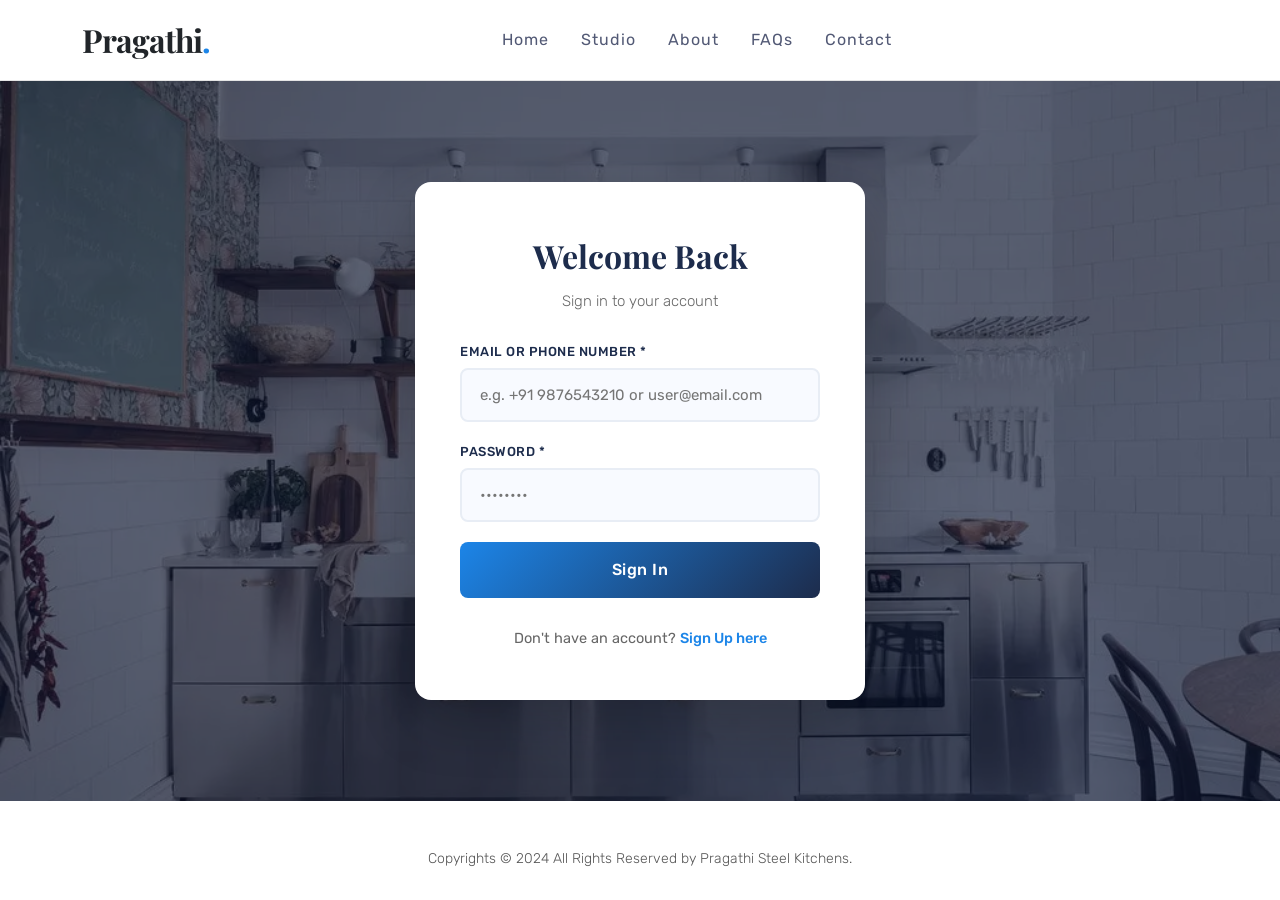
<file: login.html>
<!doctype html>
<html dir="ltr" lang="en-US">
  <head>
    <meta http-equiv="content-type" content="text/html; charset=utf-8" />
    <meta http-equiv="x-ua-compatible" content="IE=edge" />
    <meta name="description" content="Sign In to your Pragathi Steel Kitchens account." />
    <!-- Font Imports -->
    <link rel="preconnect" href="https://fonts.googleapis.com" />
    <link rel="preconnect" href="https://fonts.gstatic.com" crossorigin />
    <link href="https://fonts.googleapis.com/css2?family=Rubik:wght@300;400;500;700&family=Playfair+Display:ital,wght@0,700;0,900;1,700&display=swap" rel="stylesheet" />
    <!-- Core Style -->
    <link rel="stylesheet" href="style.css" />
    <!-- Font Icons -->
    <link rel="stylesheet" href="css/font-icons.css" />
    <link rel="stylesheet" href="assets/interior-design/interior-design.css" />
    <!-- Custom CSS -->
    <link rel="stylesheet" href="css/custom.css" />
    <meta name="viewport" content="width=device-width, initial-scale=1" />

    <title>Sign In | Pragathi Steel Kitchens</title>
    <style>
      .auth-section {
        background: url("assets/interior-design/images/new-section.webp") center center no-repeat;
        background-size: cover;
        padding: 100px 0;
        position: relative;
        min-height: 80vh;
        display: flex;
        align-items: center;
      }
      .auth-section::before {
        content: '';
        position: absolute;
        inset: 0;
        background: rgba(10,20,50,0.65);
      }
      .auth-form-wrap {
        background: #fff;
        border-radius: 16px;
        padding: 50px 45px;
        box-shadow: 0 20px 60px rgba(0,0,0,.2);
        position: relative;
        z-index: 2;
        width: 100%;
        max-width: 450px;
        margin: 0 auto;
      }
      .form-label-custom {
        display: block;
        font-size: 13px;
        font-weight: 500;
        color: #1d2c4c;
        letter-spacing: .5px;
        text-transform: uppercase;
        margin-bottom: 6px;
      }
      .form-input-custom {
        width: 100%;
        padding: 14px 18px;
        border: 2px solid #e8edf5;
        border-radius: 8px;
        font-family: 'Rubik', sans-serif;
        font-size: 15px;
        color: #333;
        background: #f8faff;
        transition: border-color .3s, box-shadow .3s;
        outline: none;
        margin-bottom: 20px;
      }
      .form-input-custom:focus {
        border-color: #1c85e8;
        box-shadow: 0 0 0 3px rgba(28,133,232,.1);
        background: #fff;
      }
      .submit-btn {
        background: linear-gradient(135deg, #1c85e8, #1d2c4c);
        color: #fff;
        padding: 16px 40px;
        border: none;
        border-radius: 8px;
        font-family: 'Rubik', sans-serif;
        font-size: 16px;
        font-weight: 500;
        cursor: pointer;
        transition: opacity .3s, transform .2s;
        width: 100%;
        letter-spacing: .5px;
      }
      .submit-btn:hover { opacity: .9; transform: translateY(-2px); }
      .auth-alert {
        display: none;
        padding: 14px 18px;
        border-radius: 8px;
        font-size: 14px;
        margin-bottom: 20px;
        font-weight: 500;
      }
      .auth-error {
        background: #ffebee;
        color: #c62828;
        border: 1px solid #ef9a9a;
      }
      .auth-success {
        background: #e8f5e9;
        color: #2e7d32;
        border: 1px solid #81c784;
      }
      .auth-switch {
        text-align: center;
        margin-top: 20px;
        font-size: 14.5px;
        color: #666;
      }
      .auth-switch a {
        color: #1c85e8;
        font-weight: 500;
        text-decoration: none;
      }
      .auth-switch a:hover {
        text-decoration: underline;
      }
    </style>
  </head>

  <body class="stretched">

    <div id="wrapper">
      <!-- Header -->
      <header id="header" class="header-size-md" data-sticky-shrink="false">
        <div id="header-wrap">
          <div class="container">
            <div class="header-row justify-content-between">
              <!-- Logo -->
              <div id="logo" class="me-lg-0">
                <a href="index.html" class="text-dark font-secondary fw-bold" style="font-size: 32px; letter-spacing: -1px; text-decoration: none;">
                  Pragathi<span style="color: #1c85e8;">.</span>
                </a>
              </div>
              <div class="header-misc">
                <!-- empty for clean look or add back the side panel trigger -->
              </div>
              <div class="primary-menu-trigger">
                <button class="cnvs-hamburger" type="button" title="Open Mobile Menu">
                  <span class="cnvs-hamburger-box"><span class="cnvs-hamburger-inner"></span></span>
                </button>
              </div>
              <!-- Primary Navigation -->
              <nav class="primary-menu with-arrows">
                <ul class="menu-container">
                  <li class="menu-item"><a class="menu-link" href="index.html"><div>Home</div></a></li>
                  <li class="menu-item"><a class="menu-link" href="studio.html"><div>Studio</div></a></li>
                  <li class="menu-item"><a class="menu-link" href="about.html"><div>About</div></a></li>
                  <li class="menu-item"><a class="menu-link" href="faqs.html"><div>FAQs</div></a></li>
                  <li class="menu-item"><a class="menu-link" href="contact.html"><div>Contact</div></a></li>
                </ul>
              </nav>
            </div>
          </div>
        </div>
        <div class="header-wrap-clone"></div>
      </header>

      <!-- Auth Section -->
      <section class="auth-section">
        <div class="container">
          <div class="auth-form-wrap">
            <h3 class="font-secondary text-center" style="font-size:32px; font-weight:700; color:#1d2c4c; margin-bottom:10px;">Welcome Back</h3>
            <p class="text-center" style="color:#666; font-size:15px; margin-bottom:30px;">Sign in to your account</p>

            <div class="auth-alert auth-error" id="auth-error-msg"></div>
            <div class="auth-alert auth-success" id="auth-success-msg"></div>

            <form id="login-auth-form" novalidate>
              <label class="form-label-custom" for="login-id">Email or Phone Number *</label>
              <input type="text" id="login-id" class="form-input-custom" placeholder="e.g. +91 9876543210 or user@email.com" required />

              <label class="form-label-custom" for="login-pass">Password *</label>
              <input type="password" id="login-pass" class="form-input-custom" placeholder="••••••••" required />

              <button type="submit" class="submit-btn" id="login-submit">Sign In</button>
            </form>

            <div class="auth-switch">
              Don't have an account? <a href="register.html">Sign Up here</a>
            </div>
          </div>
        </div>
      </section>

      <!-- Footer -->
      <footer id="footer" class="border-0 bg-constrast-100">
        <div id="copyrights" style="background-color: #fff; padding: 30px 0;">
          <div class="container">
            <div class="w-100 text-center m-0">
              <span style="color:#555;">Copyrights &copy; 2024 All Rights Reserved by Pragathi Steel Kitchens.</span>
            </div>
          </div>
        </div>
      </footer>

    </div>

    <!-- Go To Top -->
    <div id="gotoTop" class="uil uil-angle-up rounded-circle"></div>

    <script src="js/plugins.min.js"></script>
    <script src="js/functions.bundle.js"></script>

    <script>
      document.getElementById('login-auth-form').addEventListener('submit', function(e) {
        e.preventDefault();
        const loginId = document.getElementById('login-id').value.trim();
        const pass = document.getElementById('login-pass').value.trim();
        
        const errorEl = document.getElementById('auth-error-msg');
        const successEl = document.getElementById('auth-success-msg');
        
        errorEl.style.display = 'none';
        successEl.style.display = 'none';

        if (!loginId || !pass) {
          errorEl.textContent = "Please fill in all fields.";
          errorEl.style.display = 'block';
          return;
        }

        const users = JSON.parse(localStorage.getItem('pragathi_users') || '[]');
        const user = users.find(u => (u.email === loginId || u.phone === loginId) && u.pass === pass);

        if (user) {
          localStorage.setItem('pragathi_active_user', JSON.stringify(user));
          successEl.textContent = "Login successful! Redirecting...";
          successEl.style.display = 'block';
          document.getElementById('login-submit').disabled = true;
          document.getElementById('login-submit').textContent = "Signing In...";
          setTimeout(() => { window.location.href = 'index.html'; }, 1500);
        } else {
          errorEl.textContent = "Invalid email/phone number or password.";
          errorEl.style.display = 'block';
        }
      });
    </script>
  </body>
</html>
</file>
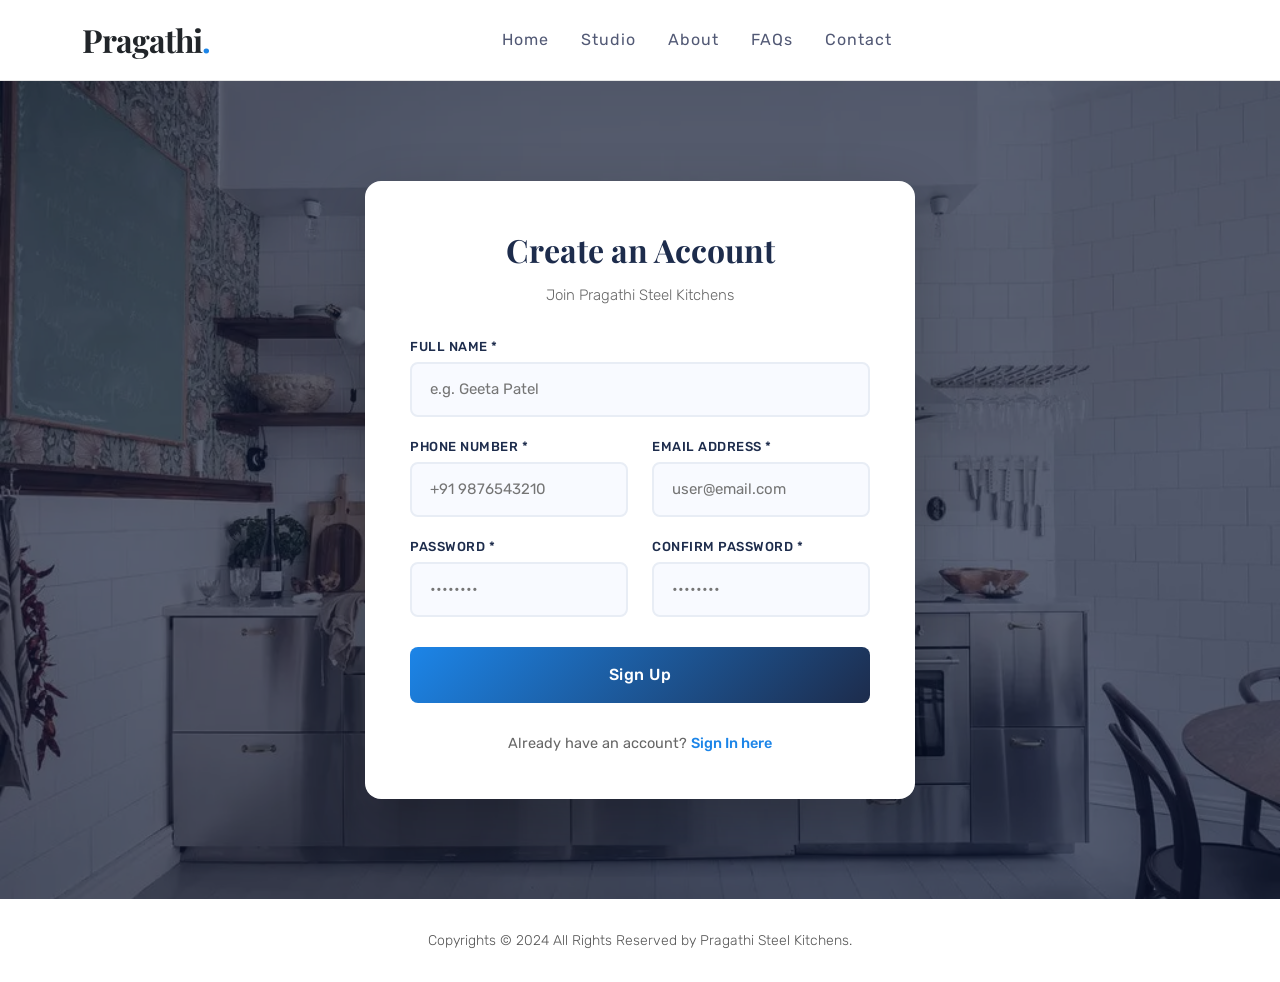
<file: register.html>
<!doctype html>
<html dir="ltr" lang="en-US">
  <head>
    <meta http-equiv="content-type" content="text/html; charset=utf-8" />
    <meta http-equiv="x-ua-compatible" content="IE=edge" />
    <meta name="description" content="Sign Up for a Pragathi Steel Kitchens account." />
    <!-- Font Imports -->
    <link rel="preconnect" href="https://fonts.googleapis.com" />
    <link rel="preconnect" href="https://fonts.gstatic.com" crossorigin />
    <link href="https://fonts.googleapis.com/css2?family=Rubik:wght@300;400;500;700&family=Playfair+Display:ital,wght@0,700;0,900;1,700&display=swap" rel="stylesheet" />
    <!-- Core Style -->
    <link rel="stylesheet" href="style.css" />
    <!-- Font Icons -->
    <link rel="stylesheet" href="css/font-icons.css" />
    <link rel="stylesheet" href="assets/interior-design/interior-design.css" />
    <!-- Custom CSS -->
    <link rel="stylesheet" href="css/custom.css" />
    <meta name="viewport" content="width=device-width, initial-scale=1" />

    <title>Sign Up | Pragathi Steel Kitchens</title>
    <style>
      .auth-section {
        background: url("assets/interior-design/images/new-section.webp") center center no-repeat;
        background-size: cover;
        padding: 100px 0;
        position: relative;
        min-height: 80vh;
        display: flex;
        align-items: center;
      }
      .auth-section::before {
        content: '';
        position: absolute;
        inset: 0;
        background: rgba(10,20,50,0.65);
      }
      .auth-form-wrap {
        background: #fff;
        border-radius: 16px;
        padding: 45px;
        box-shadow: 0 20px 60px rgba(0,0,0,.2);
        position: relative;
        z-index: 2;
        width: 100%;
        max-width: 550px;
        margin: 0 auto;
      }
      .form-label-custom {
        display: block;
        font-size: 13px;
        font-weight: 500;
        color: #1d2c4c;
        letter-spacing: .5px;
        text-transform: uppercase;
        margin-bottom: 6px;
      }
      .form-input-custom {
        width: 100%;
        padding: 14px 18px;
        border: 2px solid #e8edf5;
        border-radius: 8px;
        font-family: 'Rubik', sans-serif;
        font-size: 15px;
        color: #333;
        background: #f8faff;
        transition: border-color .3s, box-shadow .3s;
        outline: none;
        margin-bottom: 20px;
      }
      .form-input-custom:focus {
        border-color: #1c85e8;
        box-shadow: 0 0 0 3px rgba(28,133,232,.1);
        background: #fff;
      }
      .submit-btn {
        background: linear-gradient(135deg, #1c85e8, #1d2c4c);
        color: #fff;
        padding: 16px 40px;
        border: none;
        border-radius: 8px;
        font-family: 'Rubik', sans-serif;
        font-size: 16px;
        font-weight: 500;
        cursor: pointer;
        transition: opacity .3s, transform .2s;
        width: 100%;
        letter-spacing: .5px;
        margin-top: 10px;
      }
      .submit-btn:hover { opacity: .9; transform: translateY(-2px); }
      .auth-alert {
        display: none;
        padding: 14px 18px;
        border-radius: 8px;
        font-size: 14px;
        margin-bottom: 20px;
        font-weight: 500;
        text-align: center;
      }
      .auth-error {
        background: #ffebee;
        color: #c62828;
        border: 1px solid #ef9a9a;
      }
      .auth-success {
        background: #e8f5e9;
        color: #2e7d32;
        border: 1px solid #81c784;
      }
      .auth-switch {
        text-align: center;
        margin-top: 20px;
        font-size: 14.5px;
        color: #666;
      }
      .auth-switch a {
        color: #1c85e8;
        font-weight: 500;
        text-decoration: none;
      }
      .auth-switch a:hover {
        text-decoration: underline;
      }
    </style>
  </head>

  <body class="stretched">

    <div id="wrapper">
      <!-- Header -->
      <header id="header" class="header-size-md" data-sticky-shrink="false">
        <div id="header-wrap">
          <div class="container">
            <div class="header-row justify-content-between">
              <!-- Logo -->
              <div id="logo" class="me-lg-0">
                <a href="index.html" class="text-dark font-secondary fw-bold" style="font-size: 32px; letter-spacing: -1px; text-decoration: none;">
                  Pragathi<span style="color: #1c85e8;">.</span>
                </a>
              </div>
              <div class="header-misc">
              </div>
              <div class="primary-menu-trigger">
                <button class="cnvs-hamburger" type="button" title="Open Mobile Menu">
                  <span class="cnvs-hamburger-box"><span class="cnvs-hamburger-inner"></span></span>
                </button>
              </div>
              <!-- Primary Navigation -->
              <nav class="primary-menu with-arrows">
                <ul class="menu-container">
                  <li class="menu-item"><a class="menu-link" href="index.html"><div>Home</div></a></li>
                  <li class="menu-item"><a class="menu-link" href="studio.html"><div>Studio</div></a></li>
                  <li class="menu-item"><a class="menu-link" href="about.html"><div>About</div></a></li>
                  <li class="menu-item"><a class="menu-link" href="faqs.html"><div>FAQs</div></a></li>
                  <li class="menu-item"><a class="menu-link" href="contact.html"><div>Contact</div></a></li>
                </ul>
              </nav>
            </div>
          </div>
        </div>
        <div class="header-wrap-clone"></div>
      </header>

      <!-- Auth Section -->
      <section class="auth-section">
        <div class="container">
          <div class="auth-form-wrap">
            <h3 class="font-secondary text-center" style="font-size:32px; font-weight:700; color:#1d2c4c; margin-bottom:10px;">Create an Account</h3>
            <p class="text-center" style="color:#666; font-size:15px; margin-bottom:30px;">Join Pragathi Steel Kitchens</p>

            <div class="auth-alert auth-error" id="auth-error-msg"></div>
            <div class="auth-alert auth-success" id="auth-success-msg"></div>

            <form id="register-auth-form" novalidate>
              <label class="form-label-custom" for="reg-name">Full Name *</label>
              <input type="text" id="reg-name" class="form-input-custom" placeholder="e.g. Geeta Patel" required />

              <div class="row">
                <div class="col-md-6">
                  <label class="form-label-custom" for="reg-phone">Phone Number *</label>
                  <input type="tel" id="reg-phone" class="form-input-custom" placeholder="+91 9876543210" required />
                </div>
                <div class="col-md-6">
                  <label class="form-label-custom" for="reg-email">Email Address *</label>
                  <input type="email" id="reg-email" class="form-input-custom" placeholder="user@email.com" required />
                </div>
              </div>

              <div class="row">
                <div class="col-md-6">
                  <label class="form-label-custom" for="reg-pass">Password *</label>
                  <input type="password" id="reg-pass" class="form-input-custom" placeholder="••••••••" required />
                </div>
                <div class="col-md-6">
                  <label class="form-label-custom" for="reg-confirm">Confirm Password *</label>
                  <input type="password" id="reg-confirm" class="form-input-custom" placeholder="••••••••" required />
                </div>
              </div>

              <button type="submit" class="submit-btn" id="reg-submit">Sign Up</button>
            </form>

            <div class="auth-switch">
              Already have an account? <a href="login.html">Sign In here</a>
            </div>
          </div>
        </div>
      </section>

      <!-- Footer -->
      <footer id="footer" class="border-0 bg-constrast-100">
        <div id="copyrights" style="background-color: #fff; padding: 30px 0;">
          <div class="container">
            <div class="w-100 text-center m-0">
              <span style="color:#555;">Copyrights &copy; 2024 All Rights Reserved by Pragathi Steel Kitchens.</span>
            </div>
          </div>
        </div>
      </footer>

    </div>

    <!-- Go To Top -->
    <div id="gotoTop" class="uil uil-angle-up rounded-circle"></div>

    <script src="js/plugins.min.js"></script>
    <script src="js/functions.bundle.js"></script>

    <script>
      document.getElementById('register-auth-form').addEventListener('submit', function(e) {
        e.preventDefault();
        
        const name = document.getElementById('reg-name').value.trim();
        const phone = document.getElementById('reg-phone').value.trim();
        const email = document.getElementById('reg-email').value.trim();
        const pass = document.getElementById('reg-pass').value;
        const confirmPass = document.getElementById('reg-confirm').value;
        
        const errorEl = document.getElementById('auth-error-msg');
        const successEl = document.getElementById('auth-success-msg');
        
        errorEl.style.display = 'none';
        successEl.style.display = 'none';

        if (!name || !phone || !email || !pass || !confirmPass) {
          errorEl.textContent = "Please fill out all fields.";
          errorEl.style.display = 'block';
          return;
        }

        if (pass !== confirmPass) {
          errorEl.textContent = "Passwords do not match.";
          errorEl.style.display = 'block';
          return;
        }

        const users = JSON.parse(localStorage.getItem('pragathi_users') || '[]');
        
        // Check if user already exists
        const exists = users.find(u => u.email === email || u.phone === phone);
        if (exists) {
            let conflictMsg = "Account is already created on this number and email.";
            if (exists.email === email && exists.phone !== phone) {
                conflictMsg = "Account is already created using this email address.";
            } else if (exists.phone === phone && exists.email !== email) {
                conflictMsg = "Account is already created using this phone number.";
            }
            errorEl.textContent = conflictMsg;
            errorEl.style.display = 'block';
            return;
        }

        // Save new user
        users.push({ name, phone, email, pass });
        localStorage.setItem('pragathi_users', JSON.stringify(users));

        successEl.textContent = "Account created successfully! Redirecting to Log In...";
        successEl.style.display = 'block';
        document.getElementById('reg-submit').disabled = true;
        document.getElementById('reg-submit').textContent = "Creating...";
        
        setTimeout(() => { window.location.href = 'login.html'; }, 2000);
      });
    </script>
  </body>
</html>
</file>
